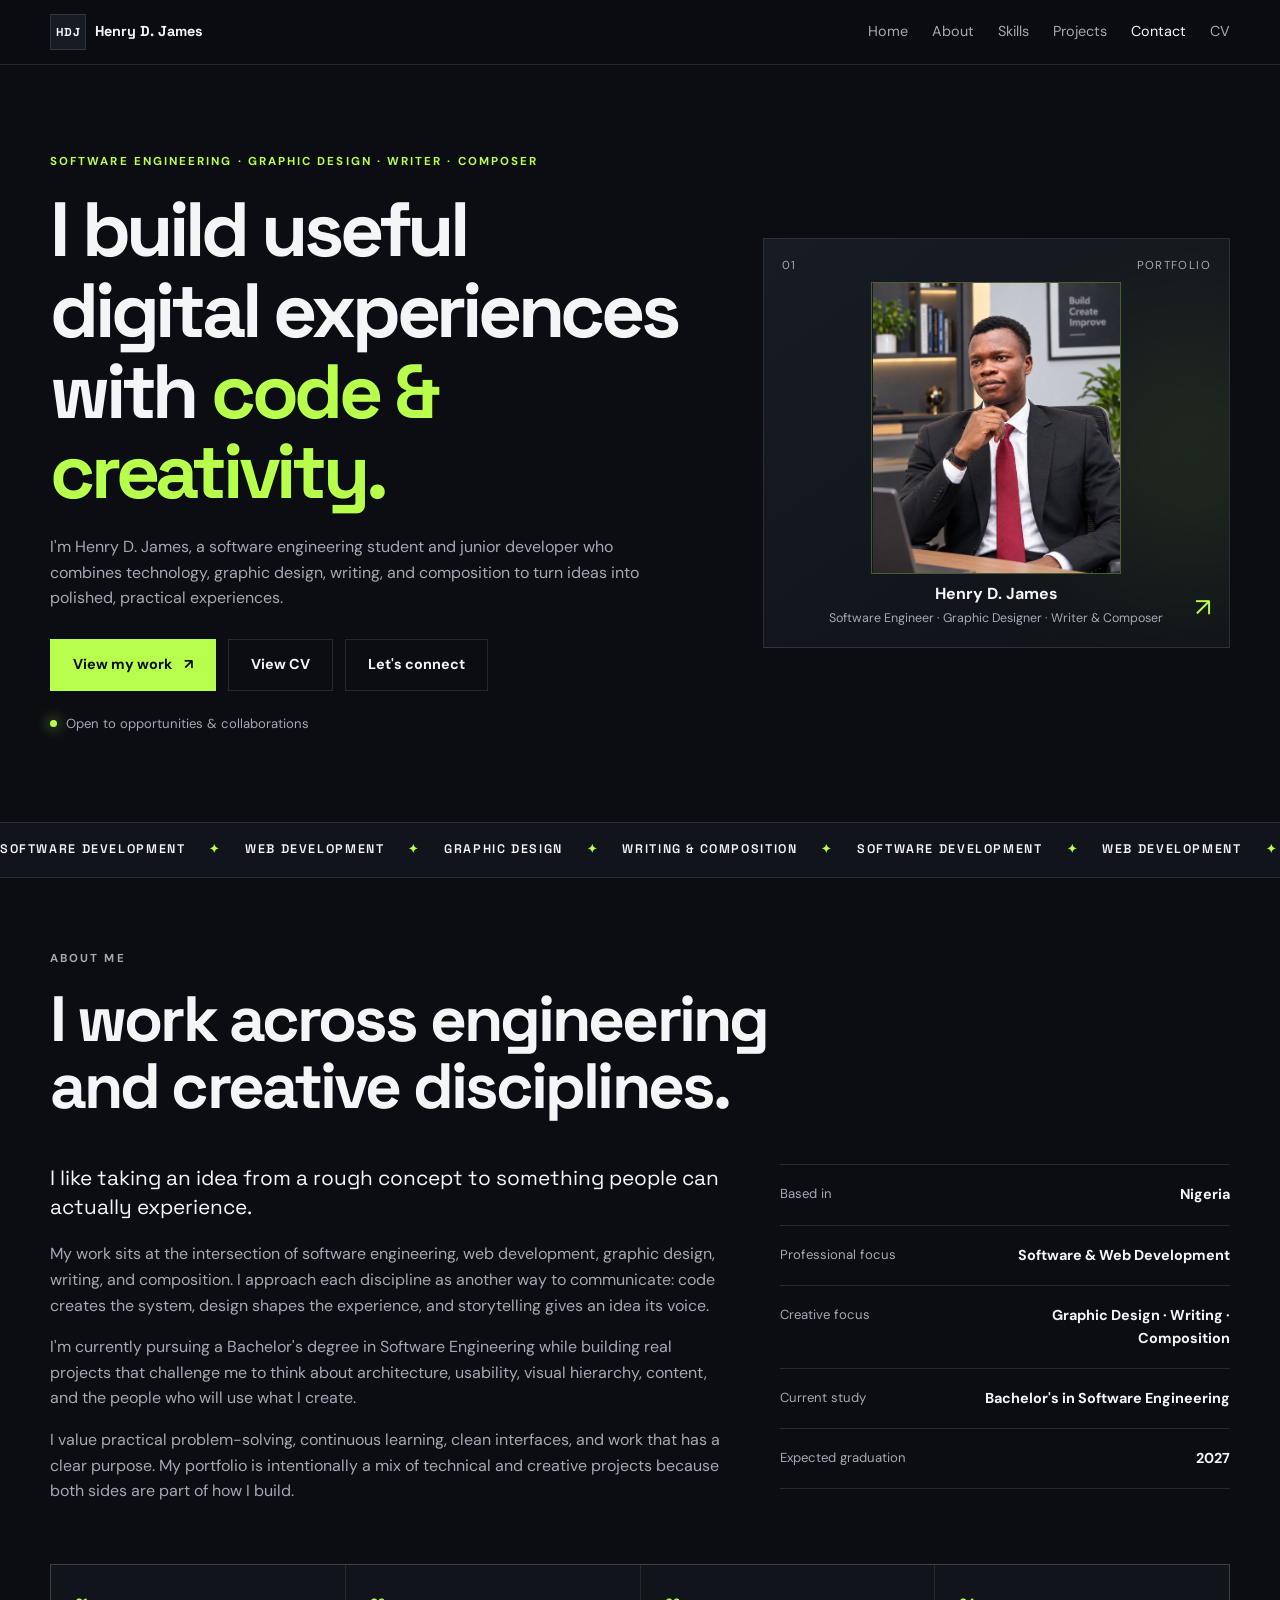
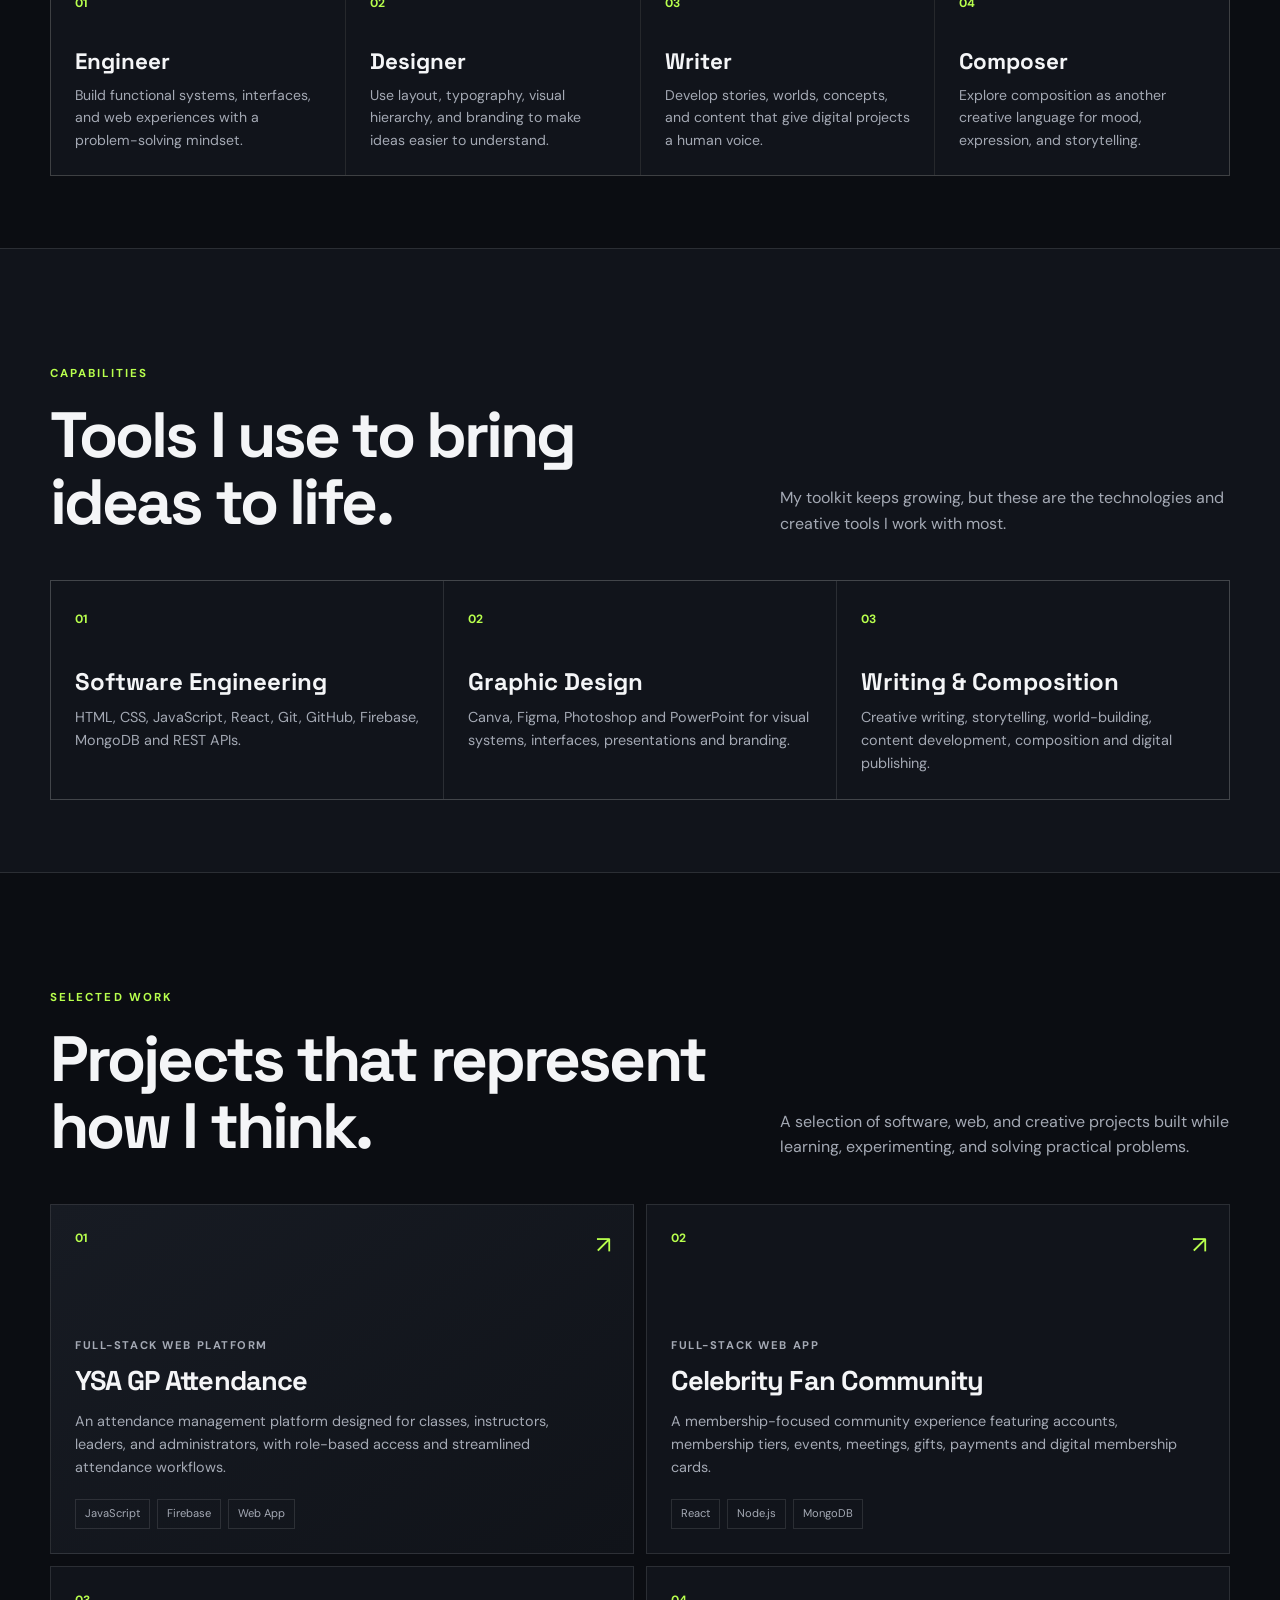
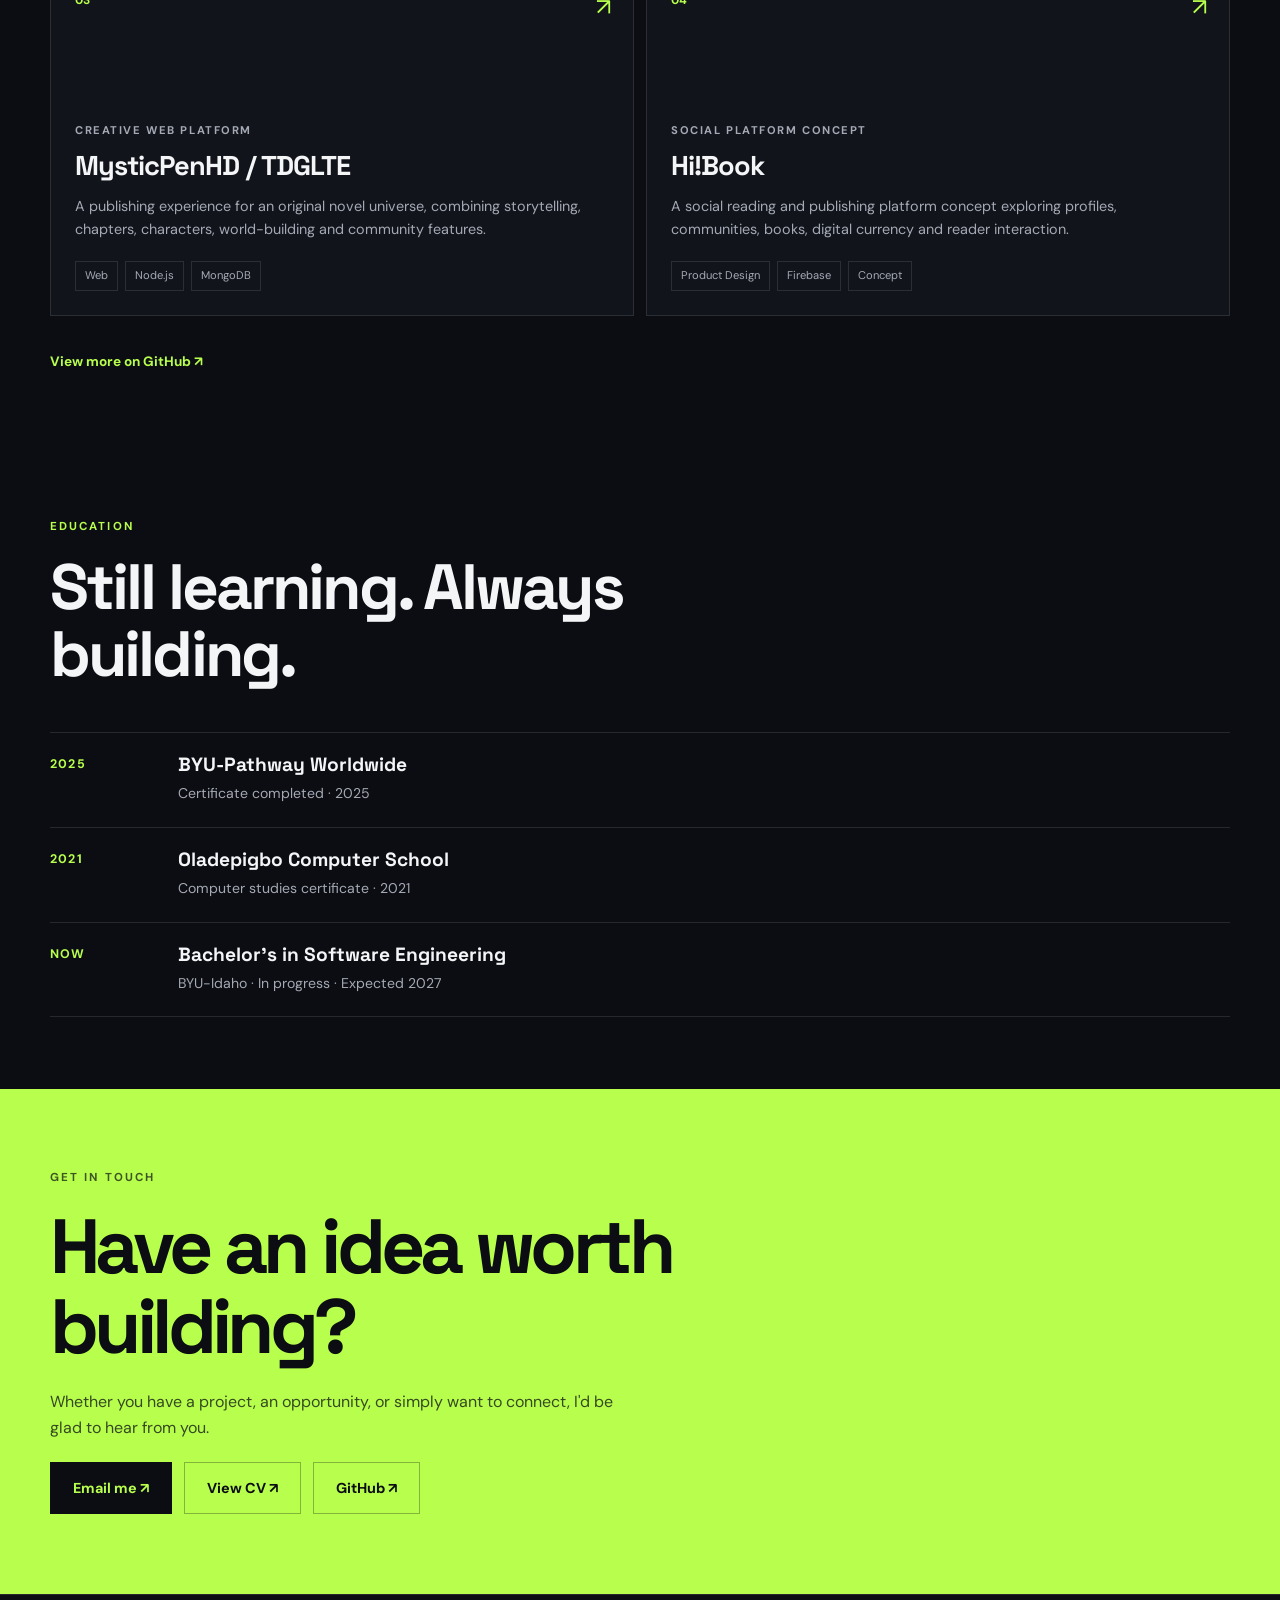
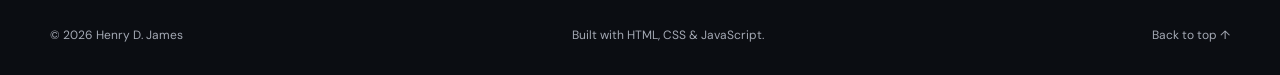
<file: frontend/index.html>
<!DOCTYPE html>
<html lang="en">
<head>
    <meta charset="UTF-8">
    <meta name="viewport" content="width=device-width, initial-scale=1.0">
    <meta name="description" content="Henry D. James — software engineering student, junior software engineer, graphic designer, writer, and composer. Explore selected projects, skills, and creative work.">
    <meta name="author" content="Henry D. James">
    <meta name="theme-color" content="#0b0d12">
    <title>Henry D. James | Software Engineer, Graphic Designer, Writer & Composer</title>
    <link rel="preconnect" href="https://fonts.googleapis.com">
    <link rel="preconnect" href="https://fonts.gstatic.com" crossorigin>
    <link href="https://fonts.googleapis.com/css2?family=DM+Sans:wght@400;500;600;700&family=Space+Grotesk:wght@500;600;700&display=swap" rel="stylesheet">
    <link rel="stylesheet" href="style.css">
    <link rel="stylesheet" href="mobile.css">
    <script src="scripts/script.js" defer></script>
</head>
<body>
    <header class="site-header" id="home">
        <nav class="navbar container" aria-label="Primary navigation">
            <a class="brand" href="#home" aria-label="Henry D. James home">
                <span class="brand-mark">HDJ</span>
                <span>Henry D. James</span>
            </a>
            <button class="menu-toggle" type="button" aria-label="Open navigation" aria-expanded="false" aria-controls="site-menu">
                <span></span><span></span><span></span>
            </button>
            <div class="nav-links" id="site-menu">
                <a class="active" href="#home">Home</a>
                <a href="#about">About</a>
                <a href="#skills">Skills</a>
                <a href="#projects">Projects</a>
                <a href="#contact">Contact</a>
                <a href="cv.html">CV</a>
            </div>
        </nav>
    </header>

    <main>
        <section class="hero section container">
            <div class="hero-copy">
                <p class="eyebrow">SOFTWARE ENGINEERING · GRAPHIC DESIGN · WRITER · COMPOSER</p>
                <h1>I build useful digital experiences with <span>code & creativity.</span></h1>
                <p class="hero-text">I'm Henry D. James, a software engineering student and junior developer who combines technology, graphic design, writing, and composition to turn ideas into polished, practical experiences.</p>
                <div class="hero-actions">
                    <a class="button button-primary" href="#projects">View my work <span>↗</span></a>
                    <a class="button button-secondary" href="cv.html">View CV</a>
                    <a class="button button-secondary" href="#contact">Let's connect</a>
                </div>
                <div class="availability">
                    <span class="status-dot"></span> Open to opportunities & collaborations
                </div>
            </div>
            <div class="hero-card" aria-label="Professional profile summary">
                <div class="hero-card-top"><span>01</span><span>PORTFOLIO</span></div>
                <div class="portrait-placeholder">
                    <img class="portrait-png" src="profile.png">
                </div>
                <div class="hero-card-bottom">
                    <div>
                        <strong>Henry D. James</strong>
                        <small>Software Engineer · Graphic Designer · Writer & Composer</small>
                    </div>
                    <span class="arrow">↗</span>
                </div>
            </div>
        </section>

        <section class="marquee" aria-label="Areas of work">
            <div class="marquee-track">
                <span>SOFTWARE DEVELOPMENT</span>
                <i>✦</i><span>WEB DEVELOPMENT</span>
                <i>✦</i><span>GRAPHIC DESIGN</span>
                <i>✦</i><span>WRITING & COMPOSITION</span>
                <i>✦</i><span>SOFTWARE DEVELOPMENT</span>
                <i>✦</i><span>WEB DEVELOPMENT</span>
                <i>✦</i><span>GRAPHIC DESIGN</span>
                <i>✦</i><span>WRITING & COMPOSITION</span>
                <i>✦</i>
            </div>
        </section>

        <section class="section about container" id="about">
            <div class="section-heading">
                <p class="eyebrow">ABOUT ME</p>
                <h2>I work across engineering and creative disciplines.</h2>
            </div>
            <div class="about-grid">
                <div>
                    <p class="lead">I like taking an idea from a rough concept to something people can actually experience.</p>
                    <p>My work sits at the intersection of software engineering, web development, graphic design, writing, and composition. I approach each discipline as another way to communicate: code creates the system, design shapes the experience, and storytelling gives an idea its voice.</p>
                    <p>I'm currently pursuing a Bachelor's degree in Software Engineering while building real projects that challenge me to think about architecture, usability, visual hierarchy, content, and the people who will use what I create.</p>
                    <p>I value practical problem-solving, continuous learning, clean interfaces, and work that has a clear purpose. My portfolio is intentionally a mix of technical and creative projects because both sides are part of how I build.</p>
                </div>
                <div class="facts">
                    <div><span>Based in</span><strong>Nigeria</strong></div>
                    <div><span>Professional focus</span><strong>Software & Web Development</strong></div>
                    <div><span>Creative focus</span><strong>Graphic Design · Writing · Composition</strong></div>
                    <div><span>Current study</span><strong>Bachelor's in Software Engineering</strong></div>
                    <div><span>Expected graduation</span><strong>2027</strong></div>
                </div>
            </div>
            <div class="discipline-grid" aria-label="Professional disciplines">
                <article><span>01</span><h3>Engineer</h3><p>Build functional systems, interfaces, and web experiences with a problem-solving mindset.</p></article>
                <article><span>02</span><h3>Designer</h3><p>Use layout, typography, visual hierarchy, and branding to make ideas easier to understand.</p></article>
                <article><span>03</span><h3>Writer</h3><p>Develop stories, worlds, concepts, and content that give digital projects a human voice.</p></article>
                <article><span>04</span><h3>Composer</h3><p>Explore composition as another creative language for mood, expression, and storytelling.</p></article>
            </div>
        </section>

        <section class="section skills-section" id="skills">
            <div class="container">
                <div class="section-heading split-heading">
                    <div>
                        <p class="eyebrow">CAPABILITIES</p>
                        <h2>Tools I use to bring ideas to life.</h2>
                    </div>
                    <p>My toolkit keeps growing, but these are the technologies and creative tools I work with most.</p>
                </div>
                <div class="skill-grid">
                    <article>
                        <span>01</span>
                        <h3>Software Engineering</h3>
                        <p>HTML, CSS, JavaScript, React, Git, GitHub, Firebase, MongoDB and REST APIs.</p>
                    </article>
                    <article>
                        <span>02</span>
                        <h3>Graphic Design</h3>
                        <p>Canva, Figma, Photoshop and PowerPoint for visual systems, interfaces, presentations and branding.</p>
                    </article>
                    <article>
                        <span>03</span>
                        <h3>Writing & Composition</h3>
                        <p>Creative writing, storytelling, world-building, content development, composition and digital publishing.</p>
                    </article>
                </div>
            </div>
        </section>

        <section class="section projects-section container" id="projects">
            <div class="section-heading split-heading">
                <div>
                    <p class="eyebrow">SELECTED WORK</p>
                    <h2>Projects that represent how I think.</h2>
                </div>
                <p>A selection of software, web, and creative projects built while learning, experimenting, and solving practical problems.</p>
            </div>
            <div class="project-grid">
                <article class="project-card featured">
                    <div class="project-number">01</div>
                    <div class="project-content">
                        <p class="project-type">FULL-STACK WEB PLATFORM</p>
                        <h3>YSA GP Attendance</h3>
                        <p>An attendance management platform designed for classes, instructors, leaders, and administrators, with role-based access and streamlined attendance workflows.</p>
                        <div class="tags">
                            <span>JavaScript</span>
                            <span>Firebase</span>
                            <span>Web App</span>
                        </div>
                    </div>
                    <a href="projects/gp-attendance.html" class="project-link" aria-label="View YSA GP Attendance case study">↗</a>
                </article>
                <article class="project-card">
                    <div class="project-number">02</div>
                    <div class="project-content">
                        <p class="project-type">FULL-STACK WEB APP</p>
                        <h3>Celebrity Fan Community</h3>
                        <p>A membership-focused community experience featuring accounts, membership tiers, events, meetings, gifts, payments and digital membership cards.</p>
                        <div class="tags">
                            <span>React</span>
                            <span>Node.js</span>
                            <span>MongoDB</span>
                        </div>
                    </div>
                    <a href="projects/keanu-fan-community.html" class="project-link" aria-label="View Celeb Fan Community Site case study">↗</a>
                </article>
                <article class="project-card">
                    <div class="project-number">03</div>
                    <div class="project-content">
                        <p class="project-type">CREATIVE WEB PLATFORM</p>
                        <h3>MysticPenHD / TDGLTE</h3>
                        <p>A publishing experience for an original novel universe, combining storytelling, chapters, characters, world-building and community features.</p>
                        <div class="tags">
                            <span>Web</span>
                            <span>Node.js</span>
                            <span>MongoDB</span>
                        </div>
                    </div><a href="projects/tdglte.html" class="project-link" aria-label="View MysticPenHD case study">↗</a>
                </article>
                <article class="project-card">
                    <div class="project-number">04</div>
                    <div class="project-content">
                        <p class="project-type">SOCIAL PLATFORM CONCEPT</p>
                        <h3>Hi!Book</h3>
                        <p>A social reading and publishing platform concept exploring profiles, communities, books, digital currency and reader interaction.</p>
                        <div class="tags">
                            <span>Product Design</span>
                            <span>Firebase</span>
                            <span>Concept</span>
                        </div>
                    </div><a href="projects/hi-book.html" class="project-link" aria-label="View Hi Book case study">↗</a>
                </article>
            </div>
            <div class="projects-footer"><a class="text-link" href="https://github.com/JamesHD001" target="_blank" rel="noopener noreferrer">View more on GitHub ↗</a></div>
        </section>

        <section class="section education container">
            <div class="section-heading">
                <p class="eyebrow">EDUCATION</p>
                <h2>Still learning. Always building.</h2>
            </div>
            <div class="timeline">
                <div class="timeline-item">
                    <span>2025</span>
                    <div>
                        <h3>BYU-Pathway Worldwide</h3>
                        <p>Certificate completed · 2025</p>
                    </div></div>
                    <div class="timeline-item">
                        <span>2021</span>
                        <div>
                            <h3>Oladepigbo Computer School</h3>
                            <p>Computer studies certificate · 2021</p>
                        </div>
                    </div>
                    <div class="timeline-item current">
                        <span>NOW</span>
                        <div>
                            <h3>Bachelor's in Software Engineering</h3>
                            <p>BYU-Idaho · In progress · Expected 2027</p>
                        </div>
                    </div>
                </div>
            </section>

        <section class="contact-section" id="contact">
            <div class="container contact-inner">
                <p class="eyebrow">GET IN TOUCH</p>
                <h2>Have an idea worth building?</h2>
                <p>Whether you have a project, an opportunity, or simply want to connect, I'd be glad to hear from you.
                </p>
                <div class="contact-actions">
                    <a class="button button-primary" href="mailto:henry.jameshd@gmail.com">Email me ↗</a>
                    <a class="button button-secondary" href="cv.html">View CV ↗</a>
                    <a class="button button-secondary" href="https://github.com/JamesHD001" target="_blank" rel="noopener noreferrer">GitHub ↗</a>
                </div>
            </div>
        </section>
    </main>
    <footer class="site-footer">
        <div class="container footer-inner">
            <span>© 
                <span id="year">

                </span> Henry D. James
            </span>
            <span>Built with HTML, CSS & JavaScript.</span>
            <a href="#home">Back to top ↑</a>
        </div>
    </footer>
</body>
</html>
</file>
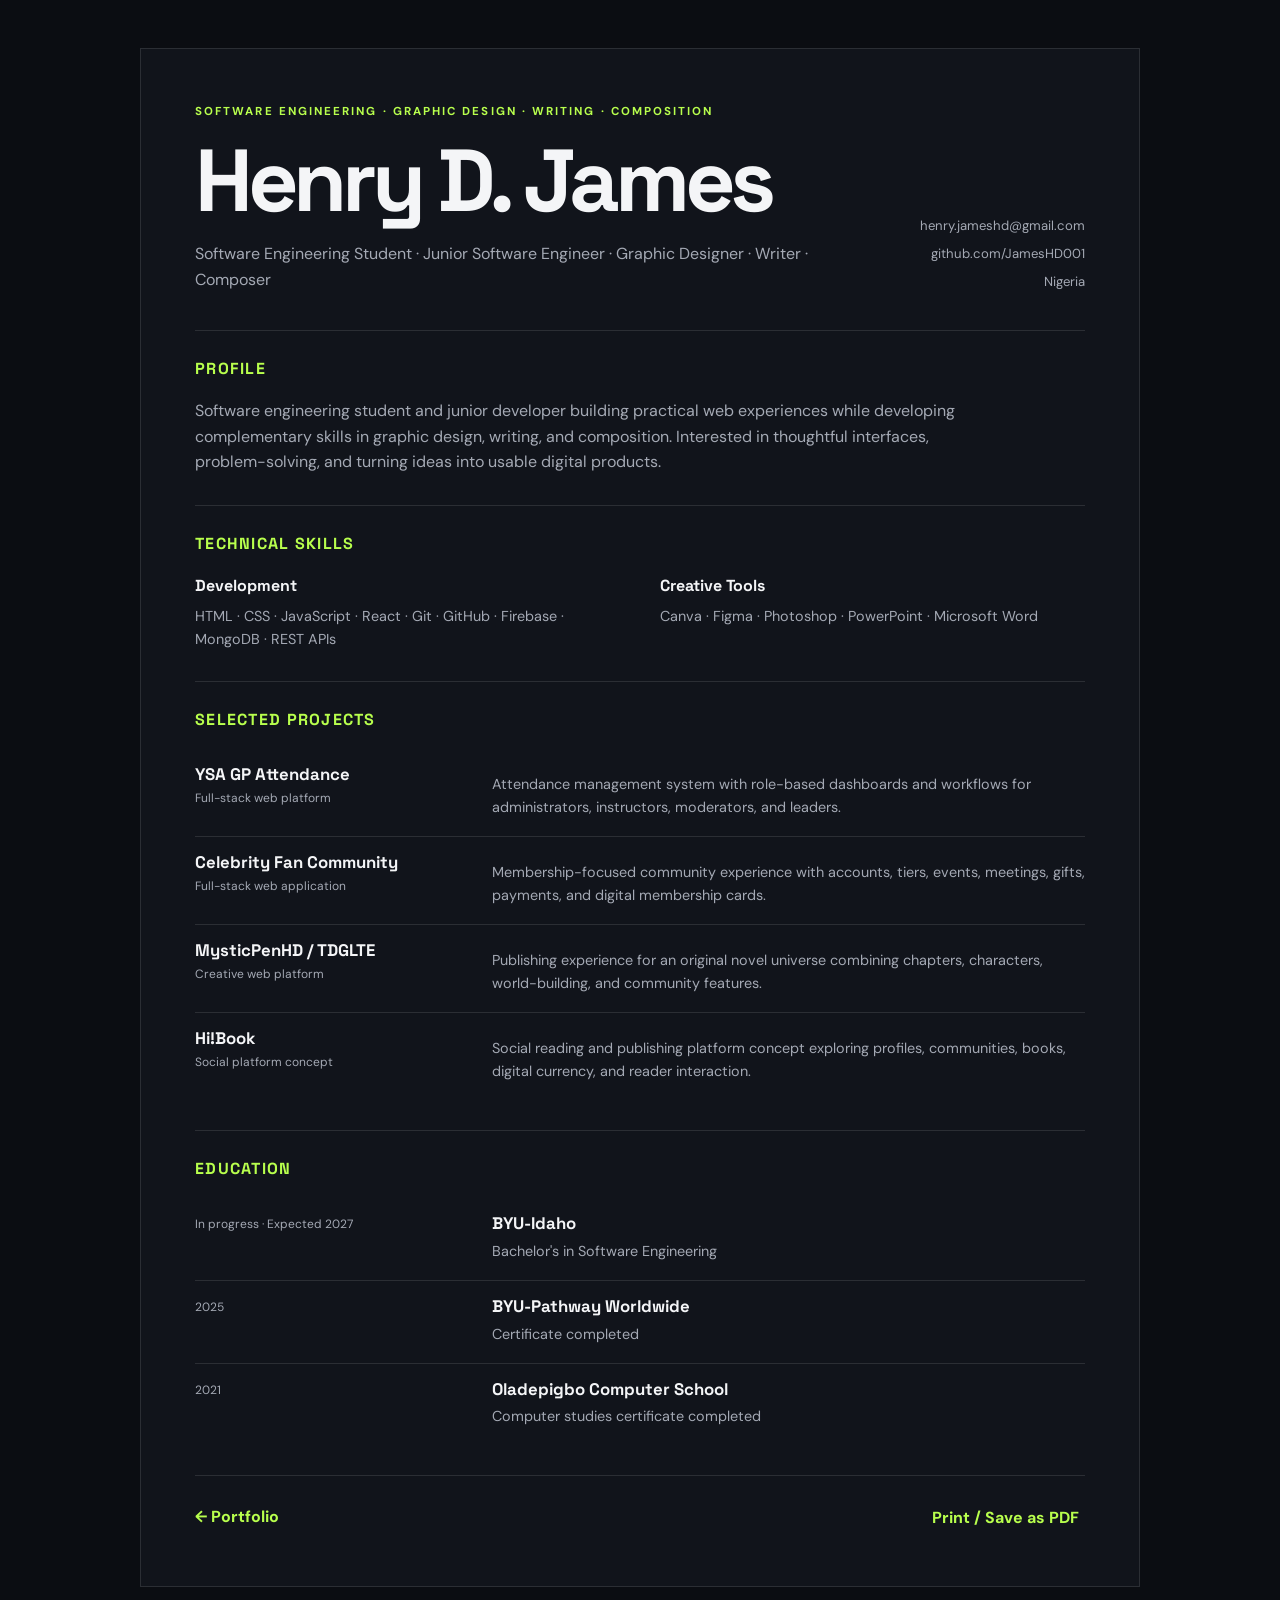
<file: frontend/cv.html>
<!DOCTYPE html>
<html lang="en">
<head>
    <meta charset="UTF-8">
    <meta name="viewport" content="width=device-width, initial-scale=1.0">
    <meta name="description" content="CV of Henry D. James — software engineering student, junior software engineer, graphic designer, writer, and composer.">
    <meta name="author" content="Henry D. James">
    <title>Henry D. James | CV</title>
    <link rel="preconnect" href="https://fonts.googleapis.com">
    <link rel="preconnect" href="https://fonts.gstatic.com" crossorigin>
    <link href="https://fonts.googleapis.com/css2?family=DM+Sans:wght@400;500;600;700&family=Space+Grotesk:wght@500;600;700&display=swap" rel="stylesheet">
    <link rel="stylesheet" href="style.css">
    <link rel="stylesheet" href="cv.css">
</head>
<body class="cv-page">
    <main class="cv container">
        <header class="cv-header">
            <div>
                <p class="eyebrow">SOFTWARE ENGINEERING · GRAPHIC DESIGN · WRITING · COMPOSITION</p>
                <h1>Henry D. James</h1>
                <p class="cv-title">Software Engineering Student · Junior Software Engineer · Graphic Designer · Writer · Composer</p>
            </div>
            <div class="cv-contact">
                <a href="mailto:henry.jameshd@gmail.com">henry.jameshd@gmail.com</a>
                <a href="https://github.com/JamesHD001" target="_blank" rel="noopener noreferrer">github.com/JamesHD001</a>
                <span>Nigeria</span>
            </div>
        </header>

        <section class="cv-section">
            <h2>Profile</h2>
            <p>Software engineering student and junior developer building practical web experiences while developing complementary skills in graphic design, writing, and composition. Interested in thoughtful interfaces, problem-solving, and turning ideas into usable digital products.</p>
        </section>

        <section class="cv-section">
            <h2>Technical Skills</h2>
            <div class="cv-columns">
                <div><strong>Development</strong><p>HTML · CSS · JavaScript · React · Git · GitHub · Firebase · MongoDB · REST APIs</p></div>
                <div><strong>Creative Tools</strong><p>Canva · Figma · Photoshop · PowerPoint · Microsoft Word</p></div>
            </div>
        </section>

        <section class="cv-section">
            <h2>Selected Projects</h2>
            <div class="cv-project"><div><h3>YSA GP Attendance</h3><span>Full-stack web platform</span></div><p>Attendance management system with role-based dashboards and workflows for administrators, instructors, moderators, and leaders.</p></div>
            <div class="cv-project"><div><h3>Celebrity Fan Community</h3><span>Full-stack web application</span></div><p>Membership-focused community experience with accounts, tiers, events, meetings, gifts, payments, and digital membership cards.</p></div>
            <div class="cv-project"><div><h3>MysticPenHD / TDGLTE</h3><span>Creative web platform</span></div><p>Publishing experience for an original novel universe combining chapters, characters, world-building, and community features.</p></div>
            <div class="cv-project"><div><h3>Hi!Book</h3><span>Social platform concept</span></div><p>Social reading and publishing platform concept exploring profiles, communities, books, digital currency, and reader interaction.</p></div>
        </section>

        <section class="cv-section">
            <h2>Education</h2>
            <div class="cv-education"><span>In progress · Expected 2027</span><div><h3>BYU-Idaho</h3><p>Bachelor's in Software Engineering</p></div></div>
            <div class="cv-education"><span>2025</span><div><h3>BYU-Pathway Worldwide</h3><p>Certificate completed</p></div></div>
            <div class="cv-education"><span>2021</span><div><h3>Oladepigbo Computer School</h3><p>Computer studies certificate completed</p></div></div>
        </section>

        <footer class="cv-footer">
            <a href="index.html">← Portfolio</a>
            <button type="button" onclick="window.print()">Print / Save as PDF</button>
        </footer>
    </main>
</body>
</html>
</file>
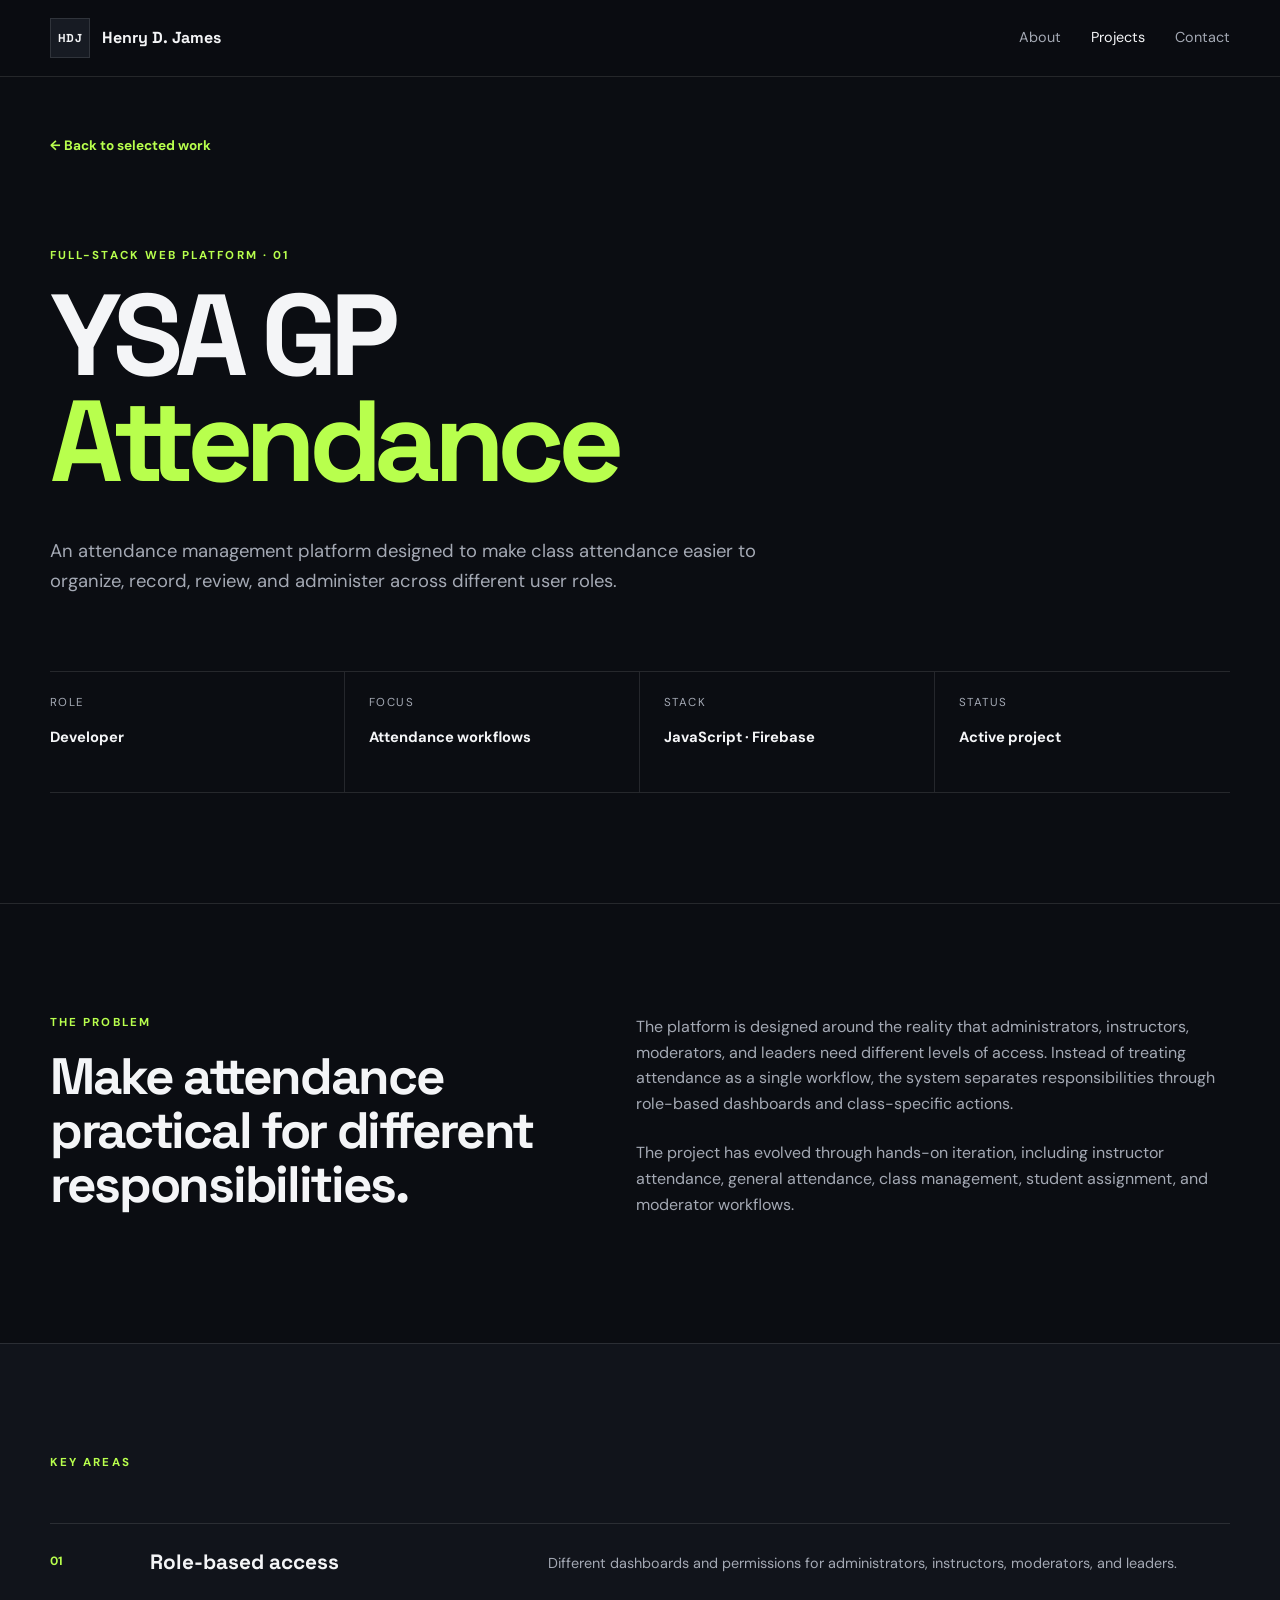
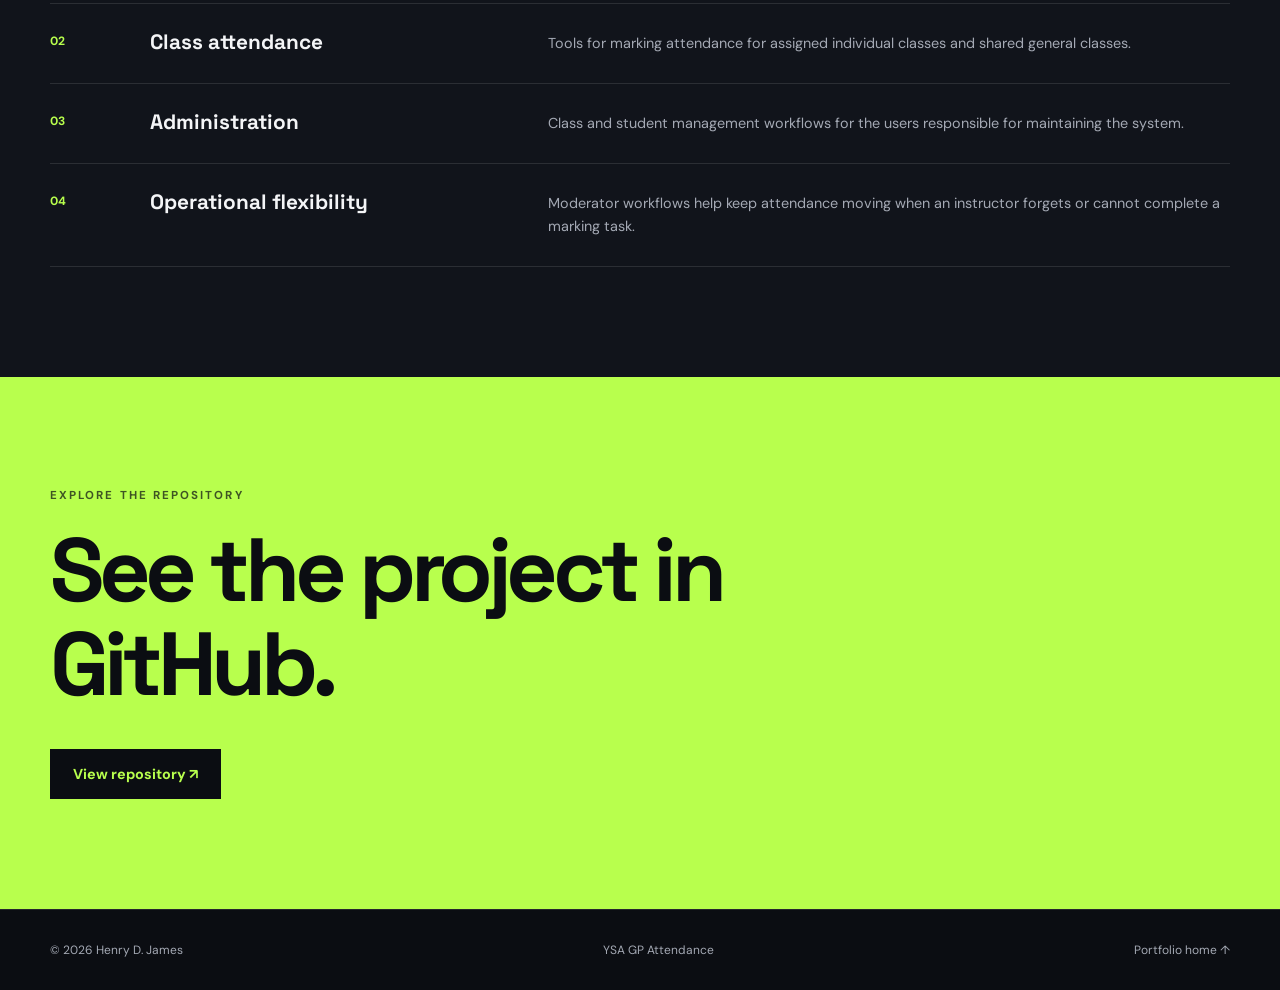
<file: frontend/projects/gp-attendance.html>
<!DOCTYPE html>
<html lang="en">
<head>
    <meta charset="UTF-8">
    <meta name="viewport" content="width=device-width, initial-scale=1.0">
    <meta name="description" content="YSA GP Attendance — a full-stack attendance management platform by Henry D. James.">
    <meta name="author" content="Henry D. James">
    <title>YSA GP Attendance | Henry D. James</title>
    <link rel="preconnect" href="https://fonts.googleapis.com">
    <link rel="preconnect" href="https://fonts.gstatic.com" crossorigin>
    <link href="https://fonts.googleapis.com/css2?family=DM+Sans:wght@400;500;600;700&family=Space+Grotesk:wght@500;600;700&display=swap" rel="stylesheet">
    <link rel="stylesheet" href="../style.css">
</head>
<body>
    <header class="site-header">
        <nav class="navbar container" aria-label="Primary navigation">
            <a class="brand" href="../index.html"><span class="brand-mark">HDJ</span><span>Henry D. James</span></a>
            <div class="nav-links project-nav-links">
                <a href="../index.html#about">About</a>
                <a class="active" href="../index.html#projects">Projects</a>
                <a href="../index.html#contact">Contact</a>
            </div>
        </nav>
    </header>

    <main>
        <section class="project-hero section container">
            <a class="back-link" href="../index.html#projects">← Back to selected work</a>
            <p class="eyebrow">FULL-STACK WEB PLATFORM · 01</p>
            <h1>YSA GP<br><span>Attendance</span></h1>
            <p class="project-intro">An attendance management platform designed to make class attendance easier to organize, record, review, and administer across different user roles.</p>
            <div class="project-meta-grid">
                <div><span>Role</span><strong>Developer</strong></div>
                <div><span>Focus</span><strong>Attendance workflows</strong></div>
                <div><span>Stack</span><strong>JavaScript · Firebase</strong></div>
                <div><span>Status</span><strong>Active project</strong></div>
            </div>
        </section>

        <section class="project-detail-section">
            <div class="container project-detail-grid">
                <article><p class="eyebrow">THE PROBLEM</p><h2>Make attendance practical for different responsibilities.</h2></article>
                <div><p>The platform is designed around the reality that administrators, instructors, moderators, and leaders need different levels of access. Instead of treating attendance as a single workflow, the system separates responsibilities through role-based dashboards and class-specific actions.</p><p>The project has evolved through hands-on iteration, including instructor attendance, general attendance, class management, student assignment, and moderator workflows.</p></div>
            </div>
        </section>

        <section class="project-detail-section project-detail-alt">
            <div class="container">
                <p class="eyebrow">KEY AREAS</p>
                <div class="detail-list">
                    <div><span>01</span><h3>Role-based access</h3><p>Different dashboards and permissions for administrators, instructors, moderators, and leaders.</p></div>
                    <div><span>02</span><h3>Class attendance</h3><p>Tools for marking attendance for assigned individual classes and shared general classes.</p></div>
                    <div><span>03</span><h3>Administration</h3><p>Class and student management workflows for the users responsible for maintaining the system.</p></div>
                    <div><span>04</span><h3>Operational flexibility</h3><p>Moderator workflows help keep attendance moving when an instructor forgets or cannot complete a marking task.</p></div>
                </div>
            </div>
        </section>

        <section class="project-cta">
            <div class="container"><p class="eyebrow">EXPLORE THE REPOSITORY</p><h2>See the project in GitHub.</h2><a class="button button-primary" href="https://github.com/JamesHD001/gp-attendance" target="_blank" rel="noopener noreferrer">View repository ↗</a></div>
        </section>
    </main>
    <footer class="site-footer"><div class="container footer-inner"><span>© <span data-year></span> Henry D. James</span><span>YSA GP Attendance</span><a href="../index.html">Portfolio home ↑</a></div></footer>
    <script>document.querySelector('[data-year]').textContent = new Date().getFullYear();</script>
</body>
</html>
</file>
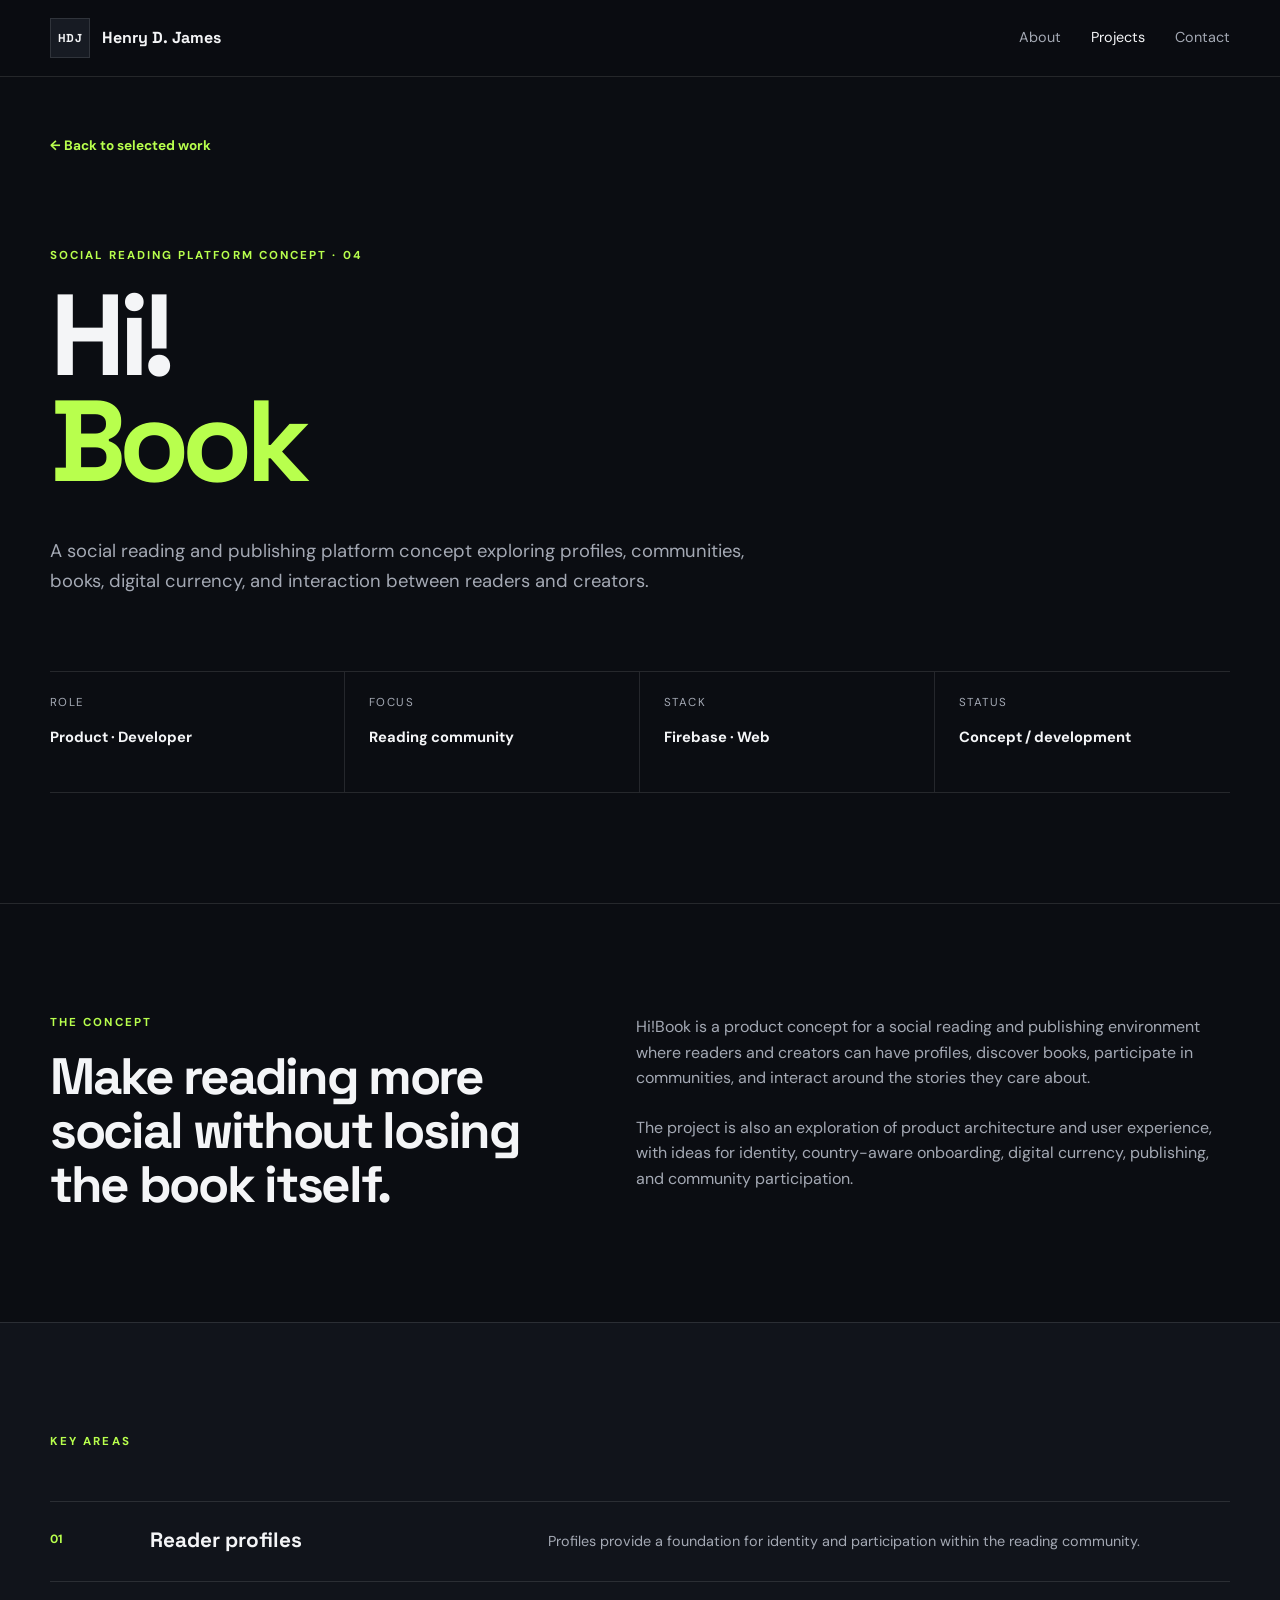
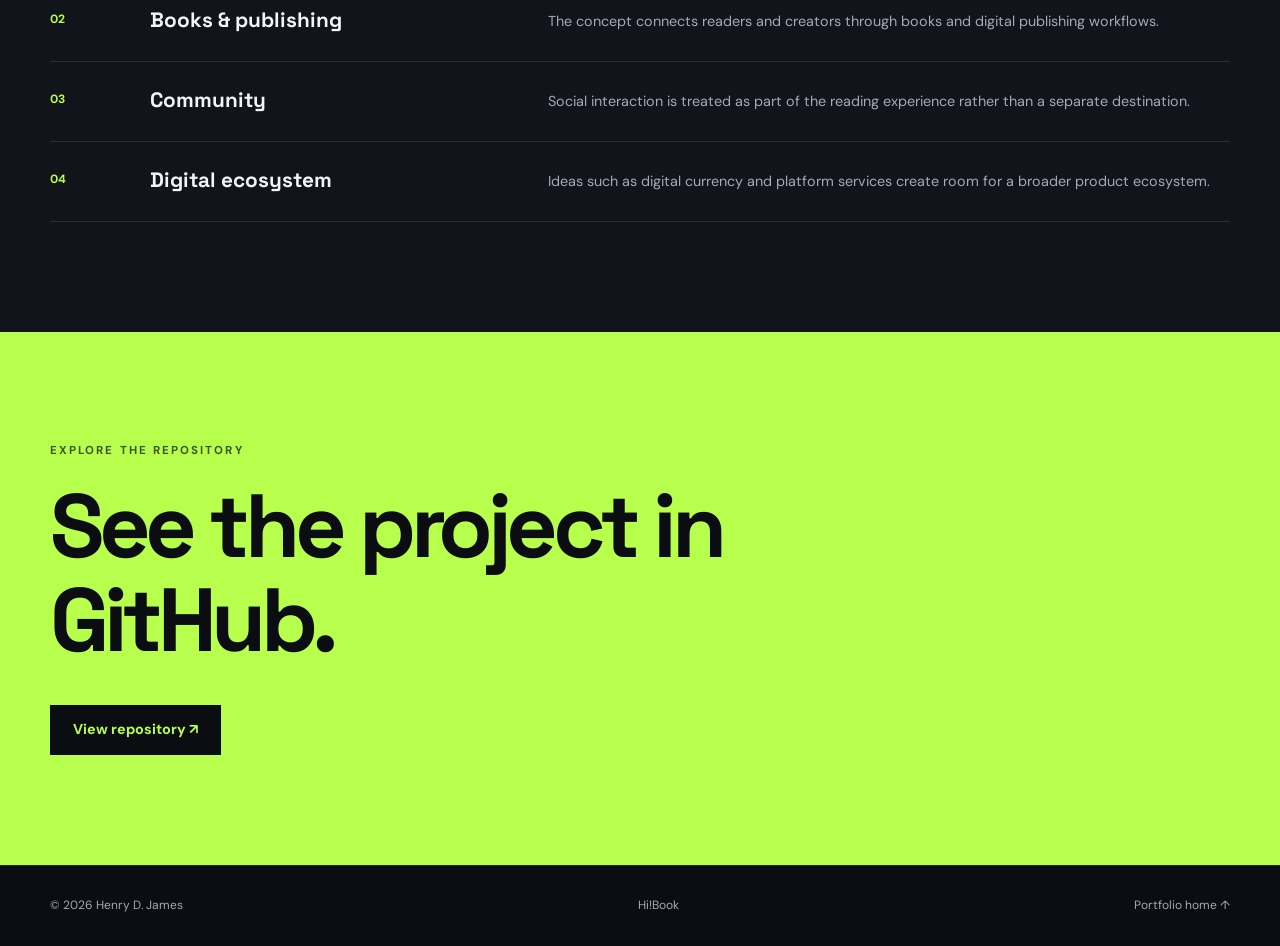
<file: frontend/projects/hi-book.html>
<!DOCTYPE html>
<html lang="en">
<head><meta charset="UTF-8"><meta name="viewport" content="width=device-width, initial-scale=1.0"><meta name="description" content="Hi!Book — a social reading and publishing platform concept by Henry D. James."><meta name="author" content="Henry D. James"><title>Hi!Book | Henry D. James</title><link rel="preconnect" href="https://fonts.googleapis.com"><link rel="preconnect" href="https://fonts.gstatic.com" crossorigin><link href="https://fonts.googleapis.com/css2?family=DM+Sans:wght@400;500;600;700&family=Space+Grotesk:wght@500;600;700&display=swap" rel="stylesheet"><link rel="stylesheet" href="../style.css"></head>
<body>
<header class="site-header"><nav class="navbar container" aria-label="Primary navigation"><a class="brand" href="../index.html"><span class="brand-mark">HDJ</span><span>Henry D. James</span></a><div class="nav-links project-nav-links"><a href="../index.html#about">About</a><a class="active" href="../index.html#projects">Projects</a><a href="../index.html#contact">Contact</a></div></nav></header>
<main><section class="project-hero section container"><a class="back-link" href="../index.html#projects">← Back to selected work</a><p class="eyebrow">SOCIAL READING PLATFORM CONCEPT · 04</p><h1>Hi!<br><span>Book</span></h1><p class="project-intro">A social reading and publishing platform concept exploring profiles, communities, books, digital currency, and interaction between readers and creators.</p><div class="project-meta-grid"><div><span>Role</span><strong>Product · Developer</strong></div><div><span>Focus</span><strong>Reading community</strong></div><div><span>Stack</span><strong>Firebase · Web</strong></div><div><span>Status</span><strong>Concept / development</strong></div></div></section>
<section class="project-detail-section"><div class="container project-detail-grid"><article><p class="eyebrow">THE CONCEPT</p><h2>Make reading more social without losing the book itself.</h2></article><div><p>Hi!Book is a product concept for a social reading and publishing environment where readers and creators can have profiles, discover books, participate in communities, and interact around the stories they care about.</p><p>The project is also an exploration of product architecture and user experience, with ideas for identity, country-aware onboarding, digital currency, publishing, and community participation.</p></div></div></section>
<section class="project-detail-section project-detail-alt"><div class="container"><p class="eyebrow">KEY AREAS</p><div class="detail-list"><div><span>01</span><h3>Reader profiles</h3><p>Profiles provide a foundation for identity and participation within the reading community.</p></div><div><span>02</span><h3>Books & publishing</h3><p>The concept connects readers and creators through books and digital publishing workflows.</p></div><div><span>03</span><h3>Community</h3><p>Social interaction is treated as part of the reading experience rather than a separate destination.</p></div><div><span>04</span><h3>Digital ecosystem</h3><p>Ideas such as digital currency and platform services create room for a broader product ecosystem.</p></div></div></div></section>
<section class="project-cta"><div class="container"><p class="eyebrow">EXPLORE THE REPOSITORY</p><h2>See the project in GitHub.</h2><a class="button button-primary" href="https://github.com/JamesHD001/Hi-Book" target="_blank" rel="noopener noreferrer">View repository ↗</a></div></section></main>
<footer class="site-footer"><div class="container footer-inner"><span>© <span data-year></span> Henry D. James</span><span>Hi!Book</span><a href="../index.html">Portfolio home ↑</a></div></footer><script>document.querySelector('[data-year]').textContent = new Date().getFullYear();</script></body></html>
</file>
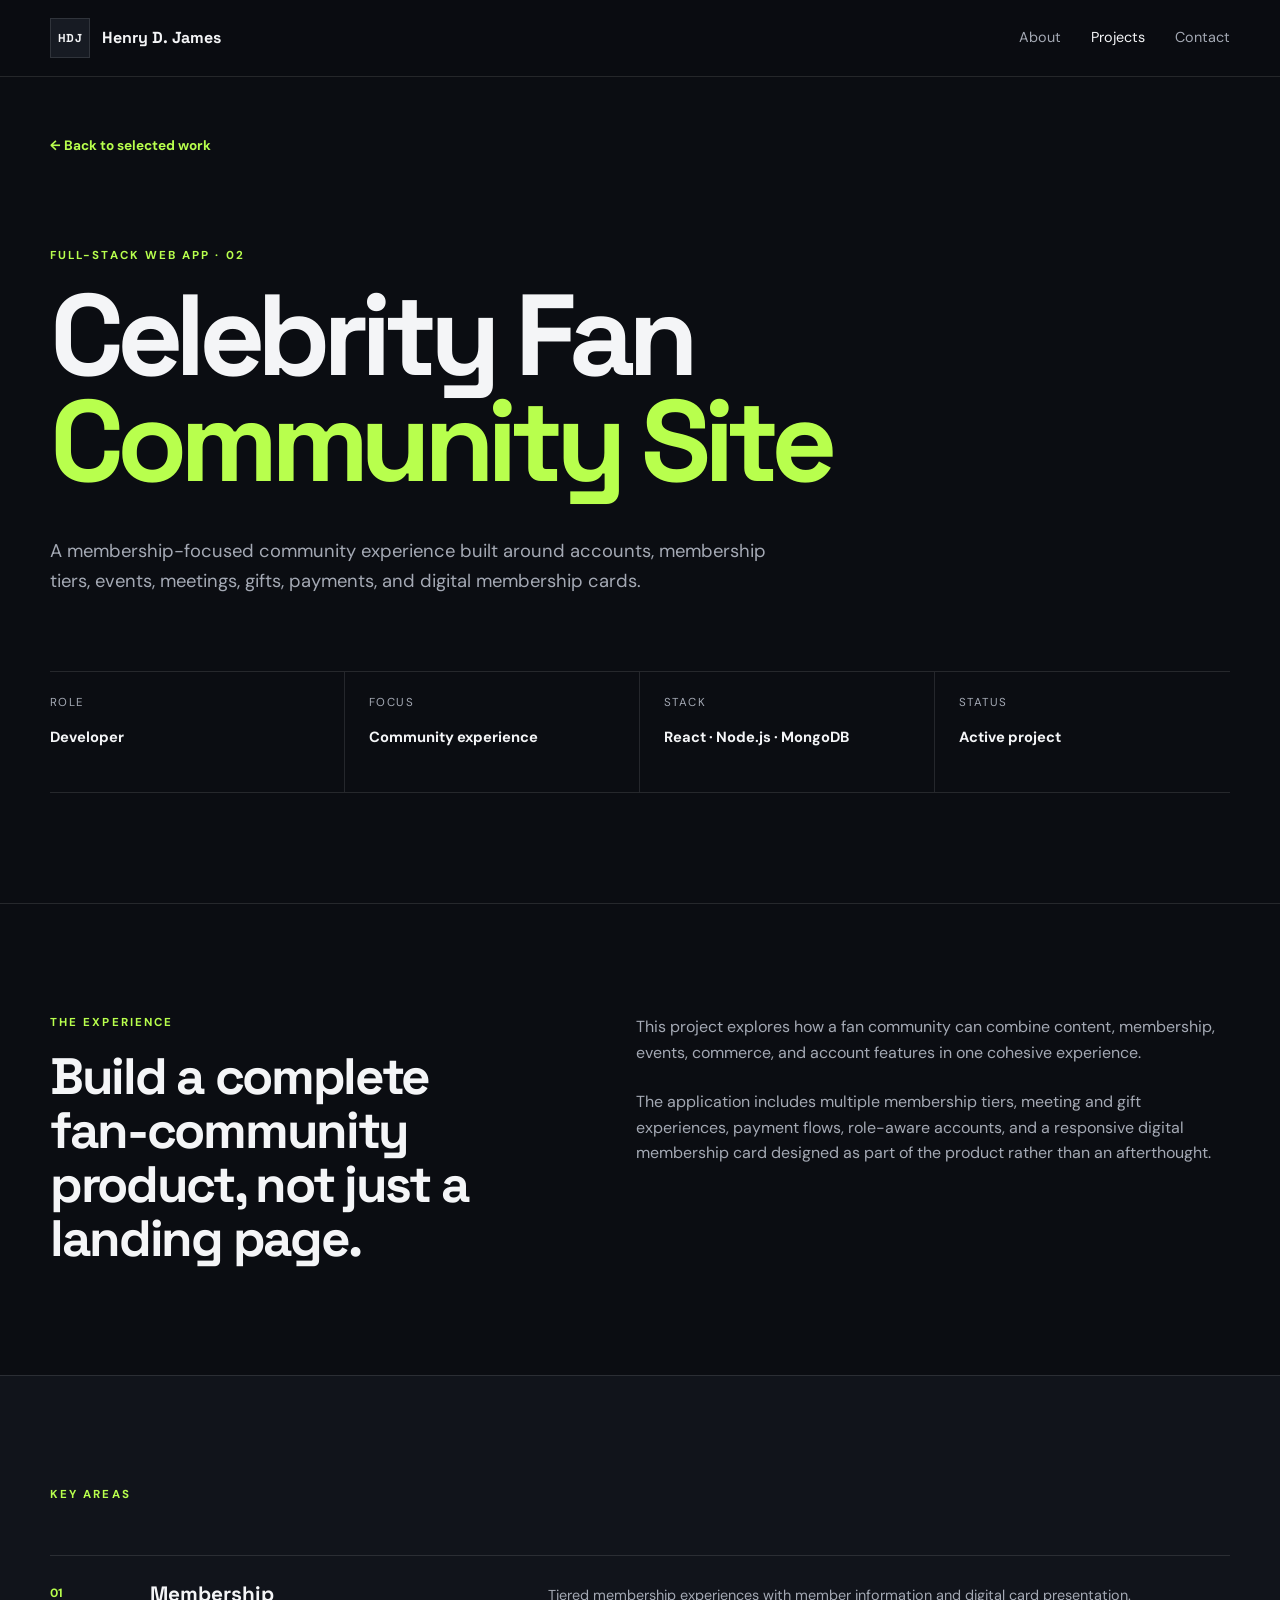
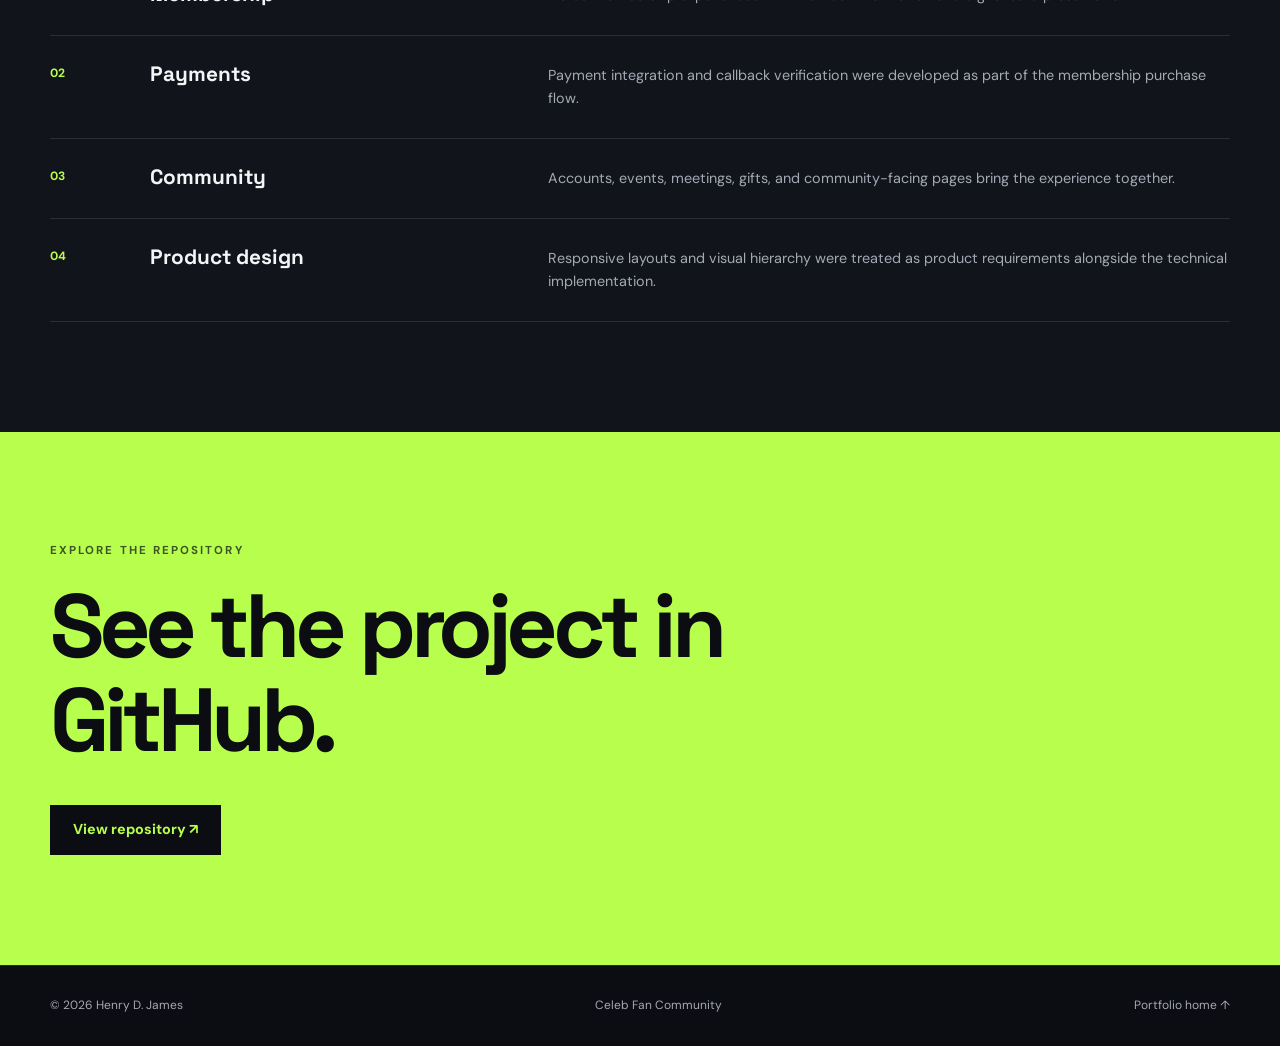
<file: frontend/projects/keanu-fan-community.html>
<!DOCTYPE html>
<html lang="en">
<head>
    <meta charset="UTF-8">
    <meta name="viewport" content="width=device-width, initial-scale=1.0">
    <meta name="description" content="Celebrity Fan Community — a membership-focused full-stack web application by Henry D. James.">
    <meta name="author" content="Henry D. James">
    <title>Celebrity Fan Community | Henry D. James</title>
    <link rel="preconnect" href="https://fonts.googleapis.com">
    <link rel="preconnect" href="https://fonts.gstatic.com" crossorigin>
    <link href="https://fonts.googleapis.com/css2?family=DM+Sans:wght@400;500;600;700&family=Space+Grotesk:wght@500;600;700&display=swap" rel="stylesheet">
    <link rel="stylesheet" href="../style.css">
</head>
<body>
    <header class="site-header"><nav class="navbar container" aria-label="Primary navigation"><a class="brand" href="../index.html"><span class="brand-mark">HDJ</span><span>Henry D. James</span></a><div class="nav-links project-nav-links"><a href="../index.html#about">About</a><a class="active" href="../index.html#projects">Projects</a><a href="../index.html#contact">Contact</a></div></nav></header>
    <main>
        <section class="project-hero section container"><a class="back-link" href="../index.html#projects">← Back to selected work</a><p class="eyebrow">FULL-STACK WEB APP · 02</p><h1>Celebrity Fan<br><span>Community Site</span></h1><p class="project-intro">A membership-focused community experience built around accounts, membership tiers, events, meetings, gifts, payments, and digital membership cards.</p><div class="project-meta-grid"><div><span>Role</span><strong>Developer</strong></div><div><span>Focus</span><strong>Community experience</strong></div><div><span>Stack</span><strong>React · Node.js · MongoDB</strong></div><div><span>Status</span><strong>Active project</strong></div></div></section>
        <section class="project-detail-section"><div class="container project-detail-grid"><article><p class="eyebrow">THE EXPERIENCE</p><h2>Build a complete fan-community product, not just a landing page.</h2></article><div><p>This project explores how a fan community can combine content, membership, events, commerce, and account features in one cohesive experience.</p><p>The application includes multiple membership tiers, meeting and gift experiences, payment flows, role-aware accounts, and a responsive digital membership card designed as part of the product rather than an afterthought.</p></div></div></section>
        <section class="project-detail-section project-detail-alt"><div class="container"><p class="eyebrow">KEY AREAS</p><div class="detail-list"><div><span>01</span><h3>Membership</h3><p>Tiered membership experiences with member information and digital card presentation.</p></div><div><span>02</span><h3>Payments</h3><p>Payment integration and callback verification were developed as part of the membership purchase flow.</p></div><div><span>03</span><h3>Community</h3><p>Accounts, events, meetings, gifts, and community-facing pages bring the experience together.</p></div><div><span>04</span><h3>Product design</h3><p>Responsive layouts and visual hierarchy were treated as product requirements alongside the technical implementation.</p></div></div></div></section>
        <section class="project-cta"><div class="container"><p class="eyebrow">EXPLORE THE REPOSITORY</p><h2>See the project in GitHub.</h2><a class="button button-primary" href="https://github.com/JamesHD001/fan-site" target="_blank" rel="noopener noreferrer">View repository ↗</a></div></section>
    </main>
    <footer class="site-footer"><div class="container footer-inner"><span>© <span data-year></span> Henry D. James</span><span>Celeb Fan Community</span><a href="../index.html">Portfolio home ↑</a></div></footer><script>document.querySelector('[data-year]').textContent = new Date().getFullYear();</script>
</body>
</html>
</file>
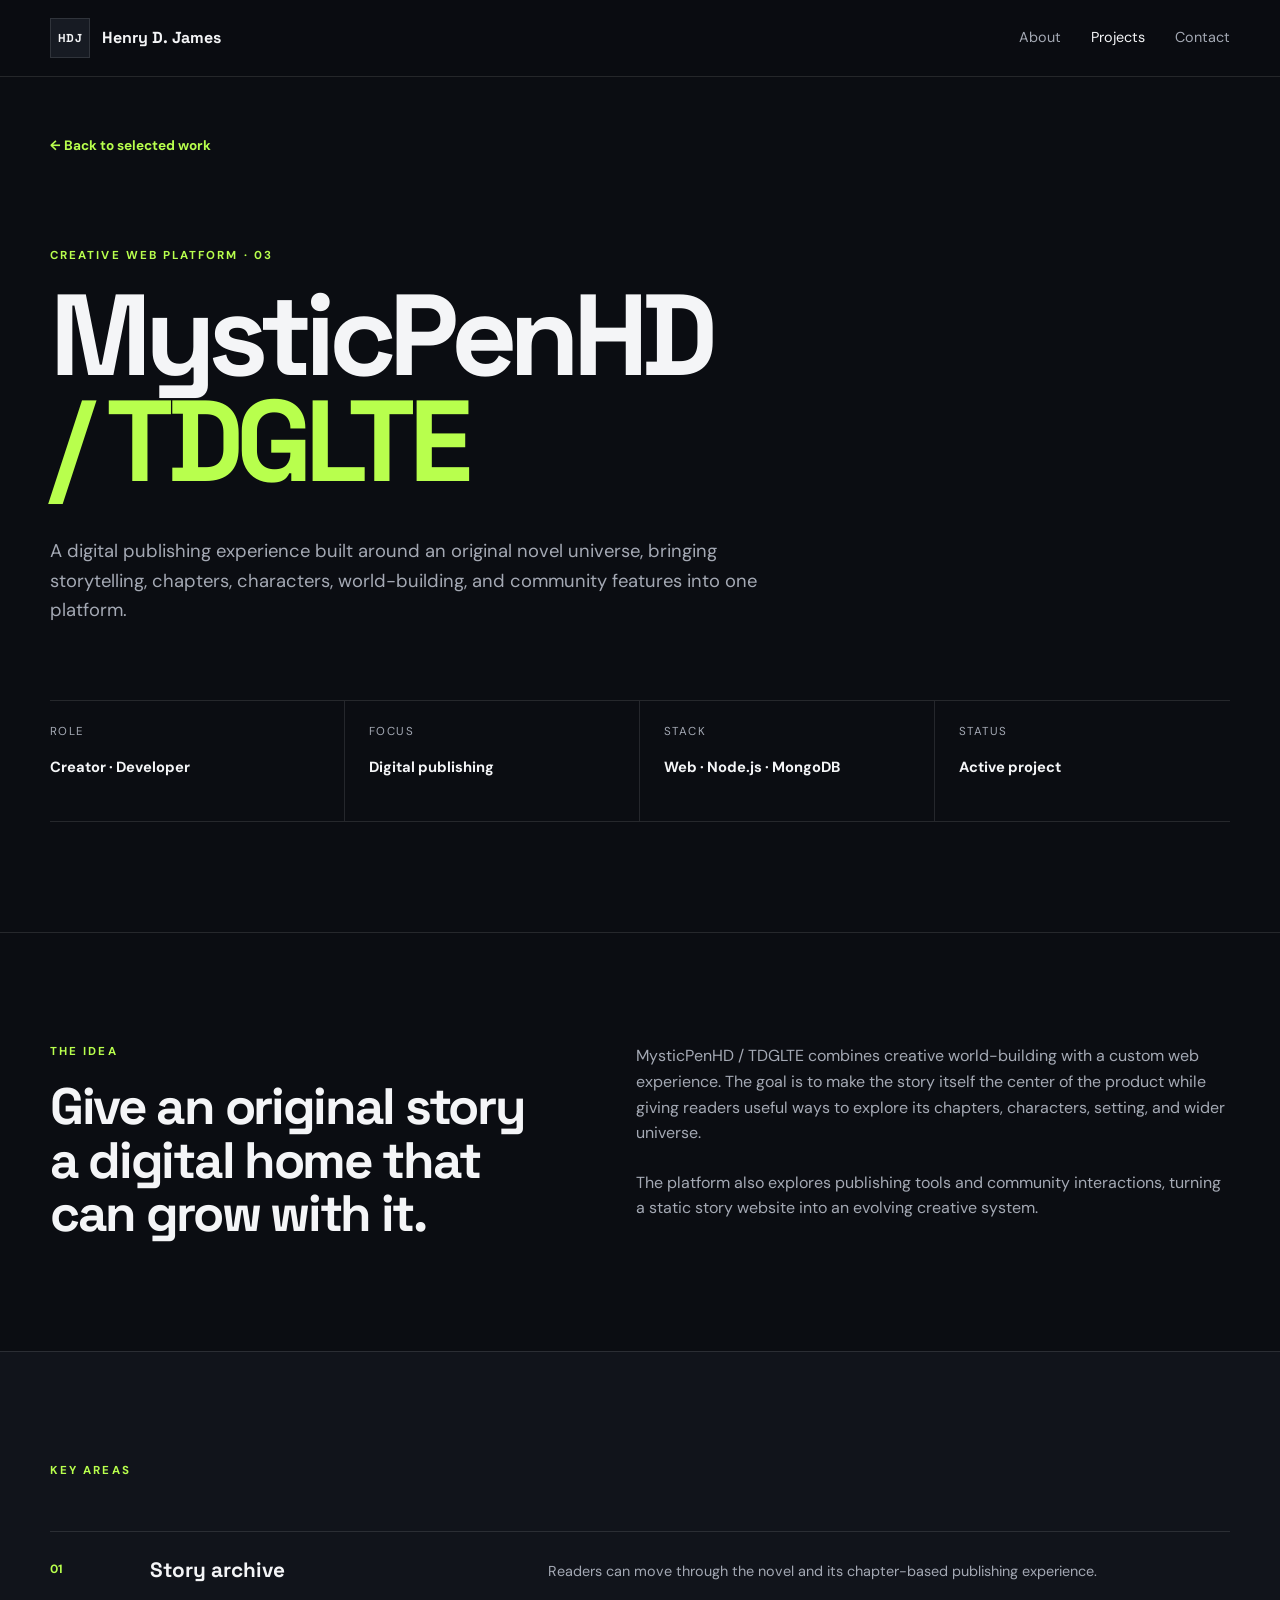
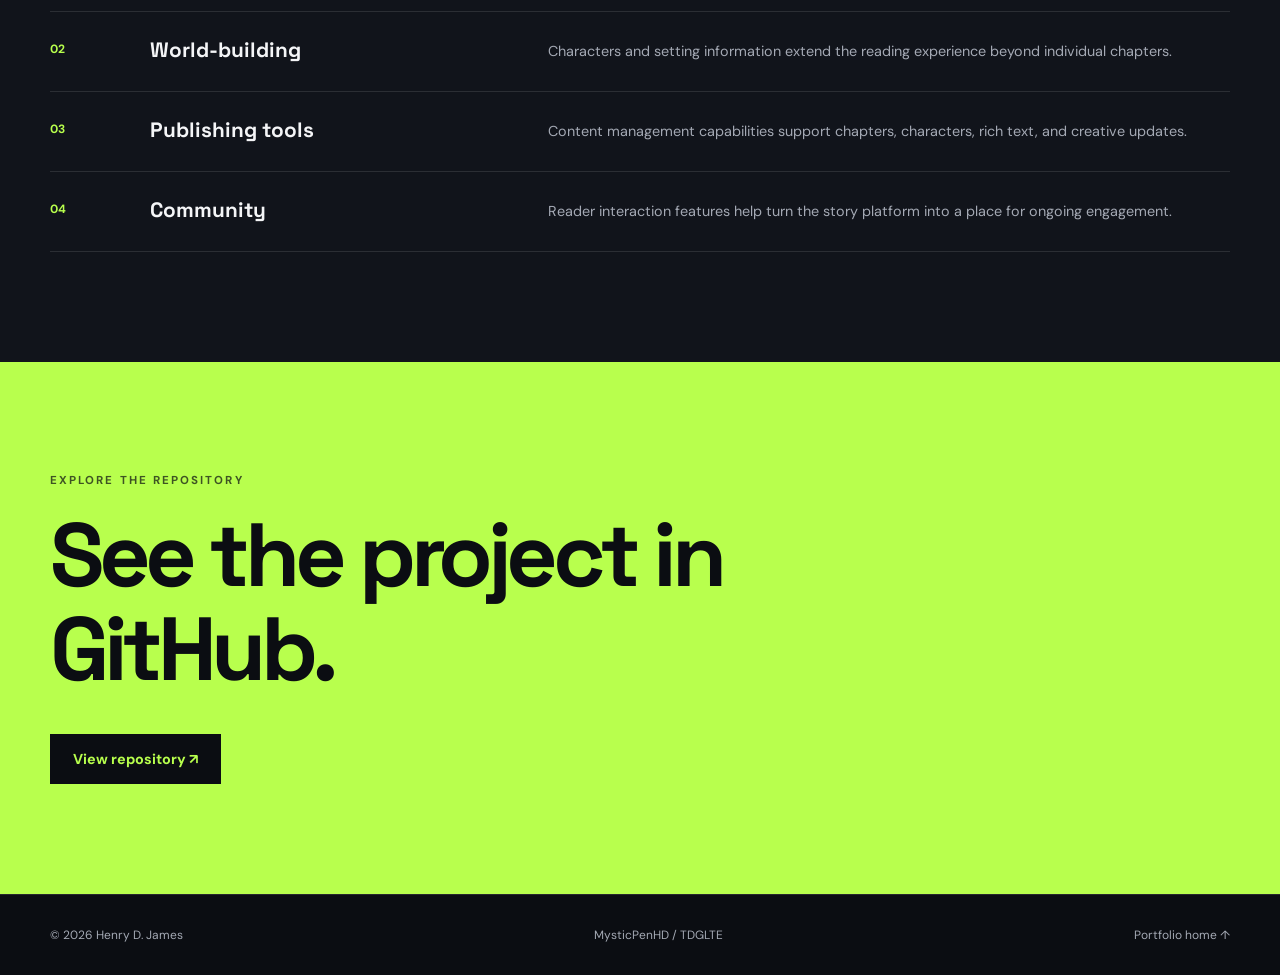
<file: frontend/projects/tdglte.html>
<!DOCTYPE html>
<html lang="en">
<head><meta charset="UTF-8"><meta name="viewport" content="width=device-width, initial-scale=1.0"><meta name="description" content="MysticPenHD / TDGLTE — a creative web and publishing platform by Henry D. James."><meta name="author" content="Henry D. James"><title>MysticPenHD / TDGLTE | Henry D. James</title><link rel="preconnect" href="https://fonts.googleapis.com"><link rel="preconnect" href="https://fonts.gstatic.com" crossorigin><link href="https://fonts.googleapis.com/css2?family=DM+Sans:wght@400;500;600;700&family=Space+Grotesk:wght@500;600;700&display=swap" rel="stylesheet"><link rel="stylesheet" href="../style.css"></head>
<body>
<header class="site-header"><nav class="navbar container" aria-label="Primary navigation"><a class="brand" href="../index.html"><span class="brand-mark">HDJ</span><span>Henry D. James</span></a><div class="nav-links project-nav-links"><a href="../index.html#about">About</a><a class="active" href="../index.html#projects">Projects</a><a href="../index.html#contact">Contact</a></div></nav></header>
<main><section class="project-hero section container"><a class="back-link" href="../index.html#projects">← Back to selected work</a><p class="eyebrow">CREATIVE WEB PLATFORM · 03</p><h1>MysticPenHD<br><span>/ TDGLTE</span></h1><p class="project-intro">A digital publishing experience built around an original novel universe, bringing storytelling, chapters, characters, world-building, and community features into one platform.</p><div class="project-meta-grid"><div><span>Role</span><strong>Creator · Developer</strong></div><div><span>Focus</span><strong>Digital publishing</strong></div><div><span>Stack</span><strong>Web · Node.js · MongoDB</strong></div><div><span>Status</span><strong>Active project</strong></div></div></section>
<section class="project-detail-section"><div class="container project-detail-grid"><article><p class="eyebrow">THE IDEA</p><h2>Give an original story a digital home that can grow with it.</h2></article><div><p>MysticPenHD / TDGLTE combines creative world-building with a custom web experience. The goal is to make the story itself the center of the product while giving readers useful ways to explore its chapters, characters, setting, and wider universe.</p><p>The platform also explores publishing tools and community interactions, turning a static story website into an evolving creative system.</p></div></div></section>
<section class="project-detail-section project-detail-alt"><div class="container"><p class="eyebrow">KEY AREAS</p><div class="detail-list"><div><span>01</span><h3>Story archive</h3><p>Readers can move through the novel and its chapter-based publishing experience.</p></div><div><span>02</span><h3>World-building</h3><p>Characters and setting information extend the reading experience beyond individual chapters.</p></div><div><span>03</span><h3>Publishing tools</h3><p>Content management capabilities support chapters, characters, rich text, and creative updates.</p></div><div><span>04</span><h3>Community</h3><p>Reader interaction features help turn the story platform into a place for ongoing engagement.</p></div></div></div></section>
<section class="project-cta"><div class="container"><p class="eyebrow">EXPLORE THE REPOSITORY</p><h2>See the project in GitHub.</h2><a class="button button-primary" href="https://github.com/JamesHD001/TDGLTE" target="_blank" rel="noopener noreferrer">View repository ↗</a></div></section></main>
<footer class="site-footer"><div class="container footer-inner"><span>© <span data-year></span> Henry D. James</span><span>MysticPenHD / TDGLTE</span><a href="../index.html">Portfolio home ↑</a></div></footer><script>document.querySelector('[data-year]').textContent = new Date().getFullYear();</script></body></html>
</file>
<file: frontend/style.css>
:root {
    --bg: #0b0d12;
    --surface: #11141b;
    --surface-2: #171b23;
    --text: #f4f5f7;
    --muted: #a4a9b4;
    --line: rgba(255, 255, 255, 0.11);
    --accent: #b8ff4d;
    --max: 1180px;
}

* {
    box-sizing: border-box;
}

html {
    scroll-behavior: smooth;
}

body {
    margin: 0;
    background: var(--bg);
    color: var(--text);
    font-family: "DM Sans", sans-serif;
    line-height: 1.6;
}

a {
    color: inherit;
    text-decoration: none;
}

button {
    font: inherit;
}

.container {
    width: min(calc(100% - 48px), var(--max));
    margin-inline: auto;
}

.section {
    padding-block: 110px;
}

.eyebrow {
    margin: 0 0 18px;
    color: var(--accent);
    font-size: 0.72rem;
    font-weight: 700;
    letter-spacing: 0.18em;
}

.site-header {
    position: sticky;
    top: 0;
    z-index: 20;
    background: rgba(11, 13, 18, 0.88);
    border-bottom: 1px solid var(--line);
    backdrop-filter: blur(18px);
}

.navbar {
    min-height: 76px;
    display: flex;
    align-items: center;
    justify-content: space-between;
    gap: 32px;
}

.brand {
    display: inline-flex;
    align-items: center;
    gap: 12px;
    font-family: "Space Grotesk", sans-serif;
    font-weight: 700;
}

.brand-mark {
    display: grid;
    place-items: center;
    width: 40px;
    height: 40px;
    border: 1px solid var(--line);
    background: var(--surface-2);
    font-size: 0.72rem;
    letter-spacing: 0.04em;
}

.nav-links {
    display: flex;
    align-items: center;
    gap: 30px;
}

.nav-links a {
    color: var(--muted);
    font-size: 0.9rem;
    transition: color 0.2s ease;
}

.nav-links a:hover,
.nav-links a.active {
    color: var(--text);
}

.menu-toggle {
    display: none;
    width: 42px;
    height: 42px;
    border: 1px solid var(--line);
    background: transparent;
    color: var(--text);
    cursor: pointer;
}

.menu-toggle span {
    display: block;
    width: 18px;
    height: 1px;
    margin: 4px auto;
    background: currentColor;
}

.hero {
    min-height: calc(100vh - 76px);
    display: grid;
    grid-template-columns: 1.15fr 0.85fr;
    align-items: center;
    gap: 80px;
}

.hero h1,
h2,
h3 {
    font-family: "Space Grotesk", sans-serif;
    line-height: 1.05;
}

.hero h1 {
    max-width: 800px;
    margin: 0;
    font-size: clamp(3.3rem, 7vw, 6.8rem);
    letter-spacing: -0.055em;
}

.hero h1 span,
.project-hero h1 span {
    color: var(--accent);
}

.hero-text {
    max-width: 640px;
    margin: 28px 0 34px;
    color: var(--muted);
    font-size: 1.1rem;
}

.hero-actions,
.contact-actions {
    display: flex;
    flex-wrap: wrap;
    gap: 12px;
}

.button {
    display: inline-flex;
    align-items: center;
    justify-content: center;
    gap: 12px;
    min-height: 50px;
    padding: 0 22px;
    border: 1px solid var(--line);
    font-weight: 700;
    font-size: 0.9rem;
    transition: transform 0.2s ease, background 0.2s ease, color 0.2s ease;
}

.button:hover {
    transform: translateY(-2px);
}

.button-primary {
    background: var(--accent);
    color: #0b0d12;
    border-color: var(--accent);
}

.button-secondary:hover {
    background: var(--surface-2);
}

.availability {
    display: flex;
    align-items: center;
    gap: 9px;
    margin-top: 28px;
    color: var(--muted);
    font-size: 0.82rem;
}

.status-dot {
    width: 7px;
    height: 7px;
    border-radius: 50%;
    background: var(--accent);
    box-shadow: 0 0 14px var(--accent);
}

.hero-card {
    position: relative;
    min-height: 520px;
    padding: 22px;
    display: flex;
    flex-direction: column;
    justify-content: space-between;
    background: linear-gradient(145deg, #171b23, #0f1218);
    border: 1px solid var(--line);
    overflow: hidden;
}

.hero-card::after {
    content: "";
    position: absolute;
    width: 230px;
    height: 230px;
    right: -80px;
    top: 100px;
    border-radius: 50%;
    background: var(--accent);
    filter: blur(90px);
    opacity: 0.13;
}

.hero-card-top,
.hero-card-bottom {
    position: relative;
    z-index: 1;
    display: flex;
    justify-content: space-between;
    color: var(--muted);
    font-size: 0.72rem;
    letter-spacing: 0.12em;
}

.portrait-placeholder {
    position: relative;
    z-index: 1;
    align-self: center;
    display: grid;
    place-items: center;
    width: min(70%, 300px);
    aspect-ratio: 1;
    border: 1px solid rgba(184, 255, 77, 0.3);
    color: var(--accent);
    font-family: "Space Grotesk", sans-serif;
    font-size: clamp(4rem, 8vw, 7rem);
    font-weight: 700;
    letter-spacing: -0.08em;
    background: radial-gradient(circle at 50% 35%, rgba(184, 255, 77, 0.1), transparent 55%);
}

.portrait-png{
    max-height: 290px;
    width:auto;
    padding: 0;
}
.hero-card-bottom {
    align-items: end;
    letter-spacing: 0;
}

.hero-card-bottom div {
    display: grid;
    gap: 3px;
}

.hero-card-bottom strong {
    color: var(--text);
    font-size: 1rem;
    text-align: center;
    align-self: center;
}

.hero-card-bottom small {
    font-size: 0.78rem;
    text-align: center;
}

.hero-card-bottom .arrow {
    color: var(--accent);
    font-size: 1.6rem;
}

.marquee {
    overflow: hidden;
    border-block: 1px solid var(--line);
    background: var(--surface);
}

.marquee-track {
    width: max-content;
    display: flex;
    align-items: center;
    gap: 24px;
    padding: 17px 0;
    animation: marquee 28s linear infinite;
    font-family: "Space Grotesk", sans-serif;
    font-size: 0.78rem;
    font-weight: 600;
    letter-spacing: 0.13em;
}

.marquee i {
    color: var(--accent);
    font-style: normal;
}

@keyframes marquee {
    to {
        transform: translateX(-50%);
    }
}

.section-heading {
    max-width: 760px;
}

.section-heading h2 {
    margin: 0;
    font-size: clamp(2.3rem, 5vw, 4.5rem);
    letter-spacing: -0.045em;
}

.about-grid {
    display: grid;
    grid-template-columns: 1.2fr 0.8fr;
    gap: 100px;
    margin-top: 70px;
}

.about p {
    color: var(--muted);
}

.about .lead {
    margin-top: 0;
    color: var(--text);
    font-family: "Space Grotesk", sans-serif;
    font-size: 1.55rem;
    line-height: 1.35;
}

.facts {
    border-top: 1px solid var(--line);
}

.facts div {
    display: flex;
    justify-content: space-between;
    gap: 20px;
    padding: 18px 0;
    border-bottom: 1px solid var(--line);
}

.facts span {
    color: var(--muted);
    font-size: 0.82rem;
}

.facts strong {
    max-width: 65%;
    text-align: right;
    font-size: 0.9rem;
}

.discipline-grid {
    display: grid;
    grid-template-columns: repeat(4, 1fr);
    gap: 1px;
    margin-top: 70px;
    background: var(--line);
    border: 1px solid var(--line);
}

.discipline-grid article {
    min-height: 220px;
    padding: 28px;
    background: var(--surface);
}

.discipline-grid span {
    color: var(--accent);
    font-size: 0.75rem;
    font-weight: 700;
}

.discipline-grid h3 {
    margin: 55px 0 10px;
    font-size: 1.4rem;
}

.discipline-grid p {
    margin: 0;
    color: var(--muted);
    font-size: 0.88rem;
}

.skills-section {
    background: var(--surface);
    border-block: 1px solid var(--line);
}

.split-heading {
    display: grid;
    grid-template-columns: 1fr 0.55fr;
    gap: 70px;
    align-items: end;
    max-width: none;
}

.split-heading > p {
    margin: 0;
    color: var(--muted);
}

.skill-grid {
    display: grid;
    grid-template-columns: repeat(3, 1fr);
    gap: 1px;
    margin-top: 70px;
    background: var(--line);
    border: 1px solid var(--line);
}

.skill-grid article {
    min-height: 260px;
    padding: 30px;
    background: var(--surface);
}

.skill-grid article span,
.project-number {
    color: var(--accent);
    font-size: 0.75rem;
    font-weight: 700;
}

.skill-grid h3 {
    margin: 60px 0 12px;
    font-size: 1.5rem;
}

.skill-grid p {
    margin: 0;
    color: var(--muted);
    font-size: 0.9rem;
}

.project-grid {
    display: grid;
    grid-template-columns: repeat(2, 1fr);
    gap: 16px;
    margin-top: 70px;
}

.project-card {
    position: relative;
    min-height: 390px;
    padding: 28px;
    display: flex;
    flex-direction: column;
    background: var(--surface);
    border: 1px solid var(--line);
    transition: transform 0.25s ease, border-color 0.25s ease;
}

.project-card:hover {
    transform: translateY(-5px);
    border-color: rgba(184, 255, 77, 0.4);
}

.project-card.featured {
    background: linear-gradient(145deg, #171b23, #101319);
}

.project-content {
    margin-top: auto;
    padding-right: 42px;
}

.project-type {
    color: var(--muted);
    font-size: 0.7rem;
    letter-spacing: 0.14em;
    font-weight: 700;
}

.project-card h3 {
    margin: 12px 0;
    font-size: 2rem;
    letter-spacing: -0.035em;
}

.project-card p:not(.project-type) {
    color: var(--muted);
    font-size: 0.9rem;
}

.tags {
    display: flex;
    flex-wrap: wrap;
    gap: 7px;
    margin-top: 20px;
}

.tags span {
    padding: 5px 9px;
    border: 1px solid var(--line);
    color: var(--muted);
    font-size: 0.7rem;
}

.project-link {
    position: absolute;
    top: 25px;
    right: 28px;
    color: var(--accent);
    font-size: 1.5rem;
}

.projects-footer {
    margin-top: 32px;
    text-align: right;
}

.text-link,
.back-link {
    color: var(--accent);
    font-weight: 700;
    font-size: 0.85rem;
}

.text-link:hover,
.back-link:hover {
    text-decoration: underline;
    text-underline-offset: 5px;
}

.timeline {
    margin-top: 60px;
    border-top: 1px solid var(--line);
}

.timeline-item {
    display: grid;
    grid-template-columns: 120px 1fr;
    gap: 40px;
    padding: 28px 0;
    border-bottom: 1px solid var(--line);
}

.timeline-item > span {
    color: var(--accent);
    font-size: 0.78rem;
    font-weight: 700;
    letter-spacing: 0.1em;
}

.timeline-item h3 {
    margin: 0 0 7px;
    font-size: 1.35rem;
}

.timeline-item p {
    margin: 0;
    color: var(--muted);
    font-size: 0.88rem;
}

.contact-section,
.project-cta {
    background: var(--accent);
    color: #0b0d12;
}

.contact-section {
    padding: 120px 0;
}

.contact-inner,
.project-cta .container {
    max-width: var(--max);
}

.contact-section .eyebrow,
.project-cta .eyebrow {
    color: #0b0d12;
    opacity: 0.7;
}

.contact-section h2,
.project-cta h2 {
    max-width: 800px;
    margin: 0;
    font-size: clamp(3rem, 7vw, 6.5rem);
    letter-spacing: -0.06em;
}

.contact-section p:not(.eyebrow) {
    max-width: 580px;
    margin: 28px 0;
    font-size: 1.05rem;
    opacity: 0.75;
}

.contact-section .button-primary,
.project-cta .button-primary {
    background: #0b0d12;
    color: var(--accent);
    border-color: #0b0d12;
}

.contact-section .button-secondary {
    border-color: rgba(11, 13, 18, 0.3);
}

.contact-section .button-secondary:hover {
    background: rgba(11, 13, 18, 0.08);
}

.site-footer {
    border-top: 1px solid var(--line);
}

.footer-inner {
    min-height: 80px;
    display: flex;
    align-items: center;
    justify-content: space-between;
    gap: 20px;
    color: var(--muted);
    font-size: 0.75rem;
}

.footer-inner a:hover {
    color: var(--text);
}

/* Project detail pages */
.project-hero {
    padding-top: 55px;
}

.project-hero .back-link {
    display: inline-block;
    margin-bottom: 90px;
}

.project-hero h1 {
    max-width: 1000px;
    margin: 0;
    font-family: "Space Grotesk", sans-serif;
    font-size: clamp(4rem, 9vw, 8.5rem);
    line-height: 0.92;
    letter-spacing: -0.065em;
}

.project-intro {
    max-width: 720px;
    margin: 42px 0 0;
    color: var(--muted);
    font-size: 1.15rem;
}

.project-meta-grid {
    display: grid;
    grid-template-columns: repeat(4, 1fr);
    margin-top: 75px;
    border-top: 1px solid var(--line);
    border-bottom: 1px solid var(--line);
}

.project-meta-grid div {
    min-height: 120px;
    padding: 22px 24px 22px 0;
    border-right: 1px solid var(--line);
}

.project-meta-grid div:not(:first-child) {
    padding-left: 24px;
}

.project-meta-grid div:last-child {
    border-right: 0;
}

.project-meta-grid span {
    display: block;
    margin-bottom: 12px;
    color: var(--muted);
    font-size: 0.72rem;
    text-transform: uppercase;
    letter-spacing: 0.12em;
}

.project-meta-grid strong {
    font-size: 0.92rem;
}

.project-detail-section {
    padding: 110px 0;
    border-top: 1px solid var(--line);
}

.project-detail-alt {
    background: var(--surface);
}

.project-detail-grid {
    display: grid;
    grid-template-columns: 0.9fr 1.1fr;
    gap: 100px;
}

.project-detail-grid h2 {
    margin: 0;
    font-size: clamp(2.3rem, 4vw, 4rem);
    letter-spacing: -0.045em;
}

.project-detail-grid > div p {
    margin-top: 0;
    color: var(--muted);
}

.project-detail-grid > div p + p {
    margin-top: 24px;
}

.detail-list {
    margin-top: 50px;
    border-top: 1px solid var(--line);
}

.detail-list > div {
    display: grid;
    grid-template-columns: 70px 0.7fr 1.3fr;
    gap: 30px;
    align-items: start;
    padding: 28px 0;
    border-bottom: 1px solid var(--line);
}

.detail-list span {
    color: var(--accent);
    font-size: 0.75rem;
    font-weight: 700;
}

.detail-list h3 {
    margin: 0;
    font-size: 1.3rem;
}

.detail-list p {
    margin: 0;
    color: var(--muted);
    font-size: 0.9rem;
}

.project-cta {
    padding: 110px 0;
}

.project-cta h2 {
    max-width: 900px;
    margin-bottom: 38px;
}

.project-cta .button-primary:hover {
    background: #171b23;
    border-color: #171b23;
}

@media (max-width: 950px) {
    .hero {
        gap: 50px;
    }

    .discipline-grid {
        grid-template-columns: repeat(2, 1fr);
    }

    .project-meta-grid {
        grid-template-columns: repeat(2, 1fr);
    }

    .project-meta-grid div:nth-child(2) {
        border-right: 0;
    }

    .project-meta-grid div:nth-child(n + 3) {
        border-top: 1px solid var(--line);
    }
}

@media (max-width: 850px) {
    .container {
        width: min(calc(100% - 32px), var(--max));
    }

    .section {
        padding-block: 78px;
    }

    .menu-toggle {
        display: block;
    }

    .nav-links {
        position: absolute;
        top: 76px;
        left: 16px;
        right: 16px;
        display: none;
        flex-direction: column;
        align-items: stretch;
        gap: 0;
        padding: 10px;
        background: var(--surface);
        border: 1px solid var(--line);
    }

    .nav-links.open {
        display: flex;
    }

    .nav-links a {
        padding: 14px;
    }

    .project-nav-links {
        position: static;
        display: flex;
        flex-direction: row;
        align-items: center;
        padding: 0;
        background: transparent;
        border: 0;
    }

    .project-nav-links a {
        padding: 0;
    }

    .hero {
        min-height: auto;
        grid-template-columns: 1fr;
        gap: 45px;
        padding-top: 70px;
    }

    .hero h1 {
        font-size: clamp(3rem, 14vw, 5rem);
    }

    .hero-card {
        min-height: 420px;
    }

    .about-grid,
    .split-heading,
    .project-detail-grid {
        grid-template-columns: 1fr;
        gap: 40px;
    }

    .skill-grid,
    .project-grid {
        grid-template-columns: 1fr;
    }

    .timeline-item {
        grid-template-columns: 70px 1fr;
        gap: 20px;
    }

    .footer-inner {
        padding-block: 20px;
        flex-direction: column;
        align-items: flex-start;
    }

    .project-hero .back-link {
        margin-bottom: 55px;
    }

    .project-hero h1 {
        font-size: clamp(3.5rem, 15vw, 6rem);
    }

    .detail-list > div {
        grid-template-columns: 50px 1fr;
        gap: 12px 20px;
    }

    .detail-list p {
        grid-column: 2;
    }
}

@media (max-width: 600px) {
    .project-nav-links {
        display: none;
    }

    .facts div {
        flex-direction: column;
        gap: 6px;
    }

    .facts strong {
        max-width: none;
        text-align: left;
    }

    .discipline-grid {
        grid-template-columns: 1fr;
    }

    .project-meta-grid {
        grid-template-columns: 1fr;
    }

    .project-meta-grid div,
    .project-meta-grid div:not(:first-child) {
        padding: 20px 0;
        border-right: 0;
    }

    .project-meta-grid div + div {
        border-top: 1px solid var(--line);
    }

    .project-detail-section,
    .project-cta,
    .contact-section {
        padding-block: 80px;
    }
}

@media (prefers-reduced-motion: reduce) {
    html {
        scroll-behavior: auto;
    }

    .marquee-track {
        animation: none;
    }

    .button,
    .project-card {
        transition: none;
    }
}
</file>
<file: frontend/mobile.css>
/* Mobile-first responsive enhancements */

html {
    overflow-x: hidden;
}

body {
    overflow-x: hidden;
}

.container {
    width: min(calc(100% - 32px), var(--max));
}

.section {
    padding-block: 72px;
}

.navbar {
    min-height: 64px;
    gap: 16px;
}

.brand {
    min-width: 0;
    gap: 9px;
    font-size: 0.9rem;
}

.brand-mark {
    width: 36px;
    height: 36px;
    flex: 0 0 36px;
}

.menu-toggle {
    display: block;
    flex: 0 0 42px;
}

.nav-links {
    position: absolute;
    top: calc(100% + 1px);
    left: 16px;
    right: 16px;
    display: grid;
    gap: 0;
    padding: 8px;
    background: rgba(17, 20, 27, 0.98);
    border: 1px solid var(--line);
    box-shadow: 0 18px 45px rgba(0, 0, 0, 0.28);
    opacity: 0;
    visibility: hidden;
    transform: translateY(-8px);
    transition: opacity 0.2s ease, visibility 0.2s ease, transform 0.2s ease;
}

.nav-links.open {
    opacity: 1;
    visibility: visible;
    transform: translateY(0);
}

.nav-links a {
    display: flex;
    align-items: center;
    min-height: 48px;
    padding: 0 12px;
}

.hero {
    min-height: auto;
    grid-template-columns: 1fr;
    gap: 44px;
    padding-block: 72px;
}

.hero h1 {
    font-size: clamp(2.8rem, 14vw, 4.8rem);
}

.hero-text {
    margin: 22px 0 28px;
    font-size: 1rem;
}

.hero-actions,
.contact-actions {
    display: grid;
    grid-template-columns: 1fr;
}

.button {
    width: 100%;
    min-height: 52px;
}

.availability {
    margin-top: 22px;
}

.hero-card {
    min-height: 410px;
    padding: 18px;
}

.portrait-placeholder {
    width: min(68vw, 250px);
}

.hero-card-bottom {
    position: relative;
    display: block;
    text-align: center;
}

.hero-card-bottom div {
    display: grid;
    justify-items: center;
    gap: 3px;
    width: 100%;
    text-align: center;
}

.hero-card-bottom strong,
.hero-card-bottom span {
    text-align: center;
}

.hero-card-bottom .arrow {
    position: absolute;
    right: 0;
    bottom: 0;
}

.about-grid,
.split-heading {
    grid-template-columns: 1fr;
    gap: 40px;
    margin-top: 44px;
}

.about .lead {
    font-size: 1.3rem;
}

.facts div {
    align-items: flex-start;
    gap: 14px;
}

.facts strong {
    max-width: 60%;
}

.discipline-grid,
.skill-grid,
.project-grid {
    grid-template-columns: 1fr;
    margin-top: 44px;
}

.discipline-grid article {
    min-height: 0;
    padding: 24px;
}

.discipline-grid h3 {
    margin: 36px 0 10px;
}

.skill-grid article {
    min-height: 0;
    padding: 24px;
}

.skill-grid h3 {
    margin: 38px 0 12px;
}

.project-grid {
    gap: 12px;
}

.project-card {
    min-height: 350px;
    padding: 24px;
}

.project-content {
    padding-right: 28px;
}

.project-card h3 {
    font-size: 1.7rem;
}

.project-link {
    top: 21px;
    right: 22px;
}

.projects-footer {
    text-align: left;
}

.timeline {
    margin-top: 44px;
}

.timeline-item {
    grid-template-columns: 1fr;
    gap: 8px;
    padding: 22px 0;
}

.timeline-item h3 {
    font-size: 1.2rem;
}

.contact-section {
    padding: 80px 0;
}

.contact-section h2,
.project-cta h2 {
    font-size: clamp(2.8rem, 13vw, 4.8rem);
}

.contact-section p:not(.eyebrow) {
    margin: 22px 0;
    font-size: 1rem;
}

@media (min-width: 700px) {
    .container {
        width: min(calc(100% - 48px), var(--max));
    }

    .nav-links {
        position: static;
        display: flex;
        gap: 24px;
        padding: 0;
        background: transparent;
        border: 0;
        box-shadow: none;
        opacity: 1;
        visibility: visible;
        transform: none;
    }

    .nav-links a {
        min-height: auto;
        padding: 0;
    }

    .menu-toggle {
        display: none;
    }

    .hero {
        grid-template-columns: 1fr 0.8fr;
        gap: 48px;
        padding-block: 88px;
    }

    .hero-actions,
    .contact-actions {
        display: flex;
        grid-template-columns: none;
    }

    .button {
        width: auto;
    }

    .about-grid,
    .split-heading {
        grid-template-columns: 1.2fr 0.8fr;
        gap: 56px;
    }

    .discipline-grid {
        grid-template-columns: repeat(2, 1fr);
    }

    .skill-grid {
        grid-template-columns: repeat(2, 1fr);
    }

    .project-grid {
        grid-template-columns: repeat(2, 1fr);
    }

    .timeline-item {
        grid-template-columns: 100px 1fr;
        gap: 28px;
    }
}

@media (min-width: 1000px) {
    .hero {
        grid-template-columns: 1.15fr 0.85fr;
        gap: 80px;
    }

    .discipline-grid {
        grid-template-columns: repeat(4, 1fr);
    }

    .skill-grid {
        grid-template-columns: repeat(3, 1fr);
    }
}

@media (prefers-reduced-motion: reduce) {
    .nav-links,
    .button,
    .project-card {
        transition: none;
    }

    .marquee-track {
        animation: none;
    }
}

@media (max-width: 380px) {
    .container {
        width: min(calc(100% - 24px), var(--max));
    }

    .hero {
        padding-block: 56px;
    }

    .hero h1 {
        font-size: clamp(2.5rem, 14vw, 3.4rem);
    }

    .hero-card {
        min-height: 360px;
    }

    .hero-card-bottom {
        gap: 12px;
    }

    .facts div {
        display: grid;
        gap: 5px;
    }

    .facts strong {
        max-width: none;
        text-align: left;
    }
}
</file>
<file: frontend/cv.css>
.cv-page {
    min-height: 100vh;
    padding: 48px 0;
}

.cv {
    max-width: 1000px;
    background: var(--surface);
    border: 1px solid var(--line);
    padding: 54px;
}

.cv-header {
    display: grid;
    grid-template-columns: 1fr auto;
    gap: 40px;
    padding-bottom: 38px;
    border-bottom: 1px solid var(--line);
}

.cv-header h1 {
    margin: 0;
    font-family: "Space Grotesk", sans-serif;
    font-size: clamp(3rem, 7vw, 5.5rem);
    line-height: .95;
    letter-spacing: -.06em;
}

.cv-title {
    margin: 18px 0 0;
    color: var(--muted);
    font-size: 1rem;
}

.cv-contact {
    display: grid;
    align-content: end;
    justify-items: end;
    gap: 7px;
    color: var(--muted);
    font-size: .82rem;
    text-align: right;
}

.cv-contact a:hover,
.cv-footer a:hover {
    color: var(--accent);
}

.cv-section {
    padding: 30px 0;
    border-bottom: 1px solid var(--line);
}

.cv-section h2 {
    margin: 0 0 20px;
    color: var(--accent);
    font-size: 1rem;
    letter-spacing: .08em;
    text-transform: uppercase;
}

.cv-section > p {
    max-width: 800px;
    margin: 0;
    color: var(--muted);
}

.cv-columns {
    display: grid;
    grid-template-columns: repeat(2, 1fr);
    gap: 40px;
}

.cv-columns strong,
.cv-project h3,
.cv-education h3 {
    font-family: "Space Grotesk", sans-serif;
}

.cv-columns p,
.cv-project p,
.cv-education p {
    margin: 7px 0 0;
    color: var(--muted);
    font-size: .9rem;
}

.cv-project,
.cv-education {
    display: grid;
    grid-template-columns: minmax(220px, .45fr) 1fr;
    gap: 30px;
    padding: 17px 0;
    border-top: 1px solid var(--line);
}

.cv-project:first-of-type,
.cv-education:first-of-type {
    border-top: 0;
}

.cv-project h3,
.cv-education h3 {
    margin: 0;
    font-size: 1.05rem;
}

.cv-project span,
.cv-education > span {
    color: var(--muted);
    font-size: .75rem;
}

.cv-footer {
    display: flex;
    justify-content: space-between;
    gap: 20px;
    padding-top: 28px;
}

.cv-footer a,
.cv-footer button {
    color: var(--accent);
    background: transparent;
    border: 0;
    font: inherit;
    font-weight: 700;
    cursor: pointer;
}

@media (max-width: 700px) {
    .cv-page {
        padding: 20px 0;
    }

    .cv {
        width: min(calc(100% - 28px), var(--max));
        padding: 28px 22px;
    }

    .cv-header,
    .cv-columns,
    .cv-project,
    .cv-education {
        grid-template-columns: 1fr;
        gap: 12px;
    }

    .cv-contact {
        justify-items: start;
        text-align: left;
    }
}

@media print {
    @page {
        size: A4;
        margin: 12mm;
    }

    body {
        background: #fff;
        color: #111;
    }

    .cv-page {
        padding: 0;
    }

    .cv {
        width: 100%;
        max-width: none;
        padding: 0;
        border: 0;
        background: #fff;
    }

    .cv-footer {
        display: none;
    }

    .cv-section,
    .cv-project,
    .cv-education,
    .cv-header {
        break-inside: avoid;
    }
}
</file>
